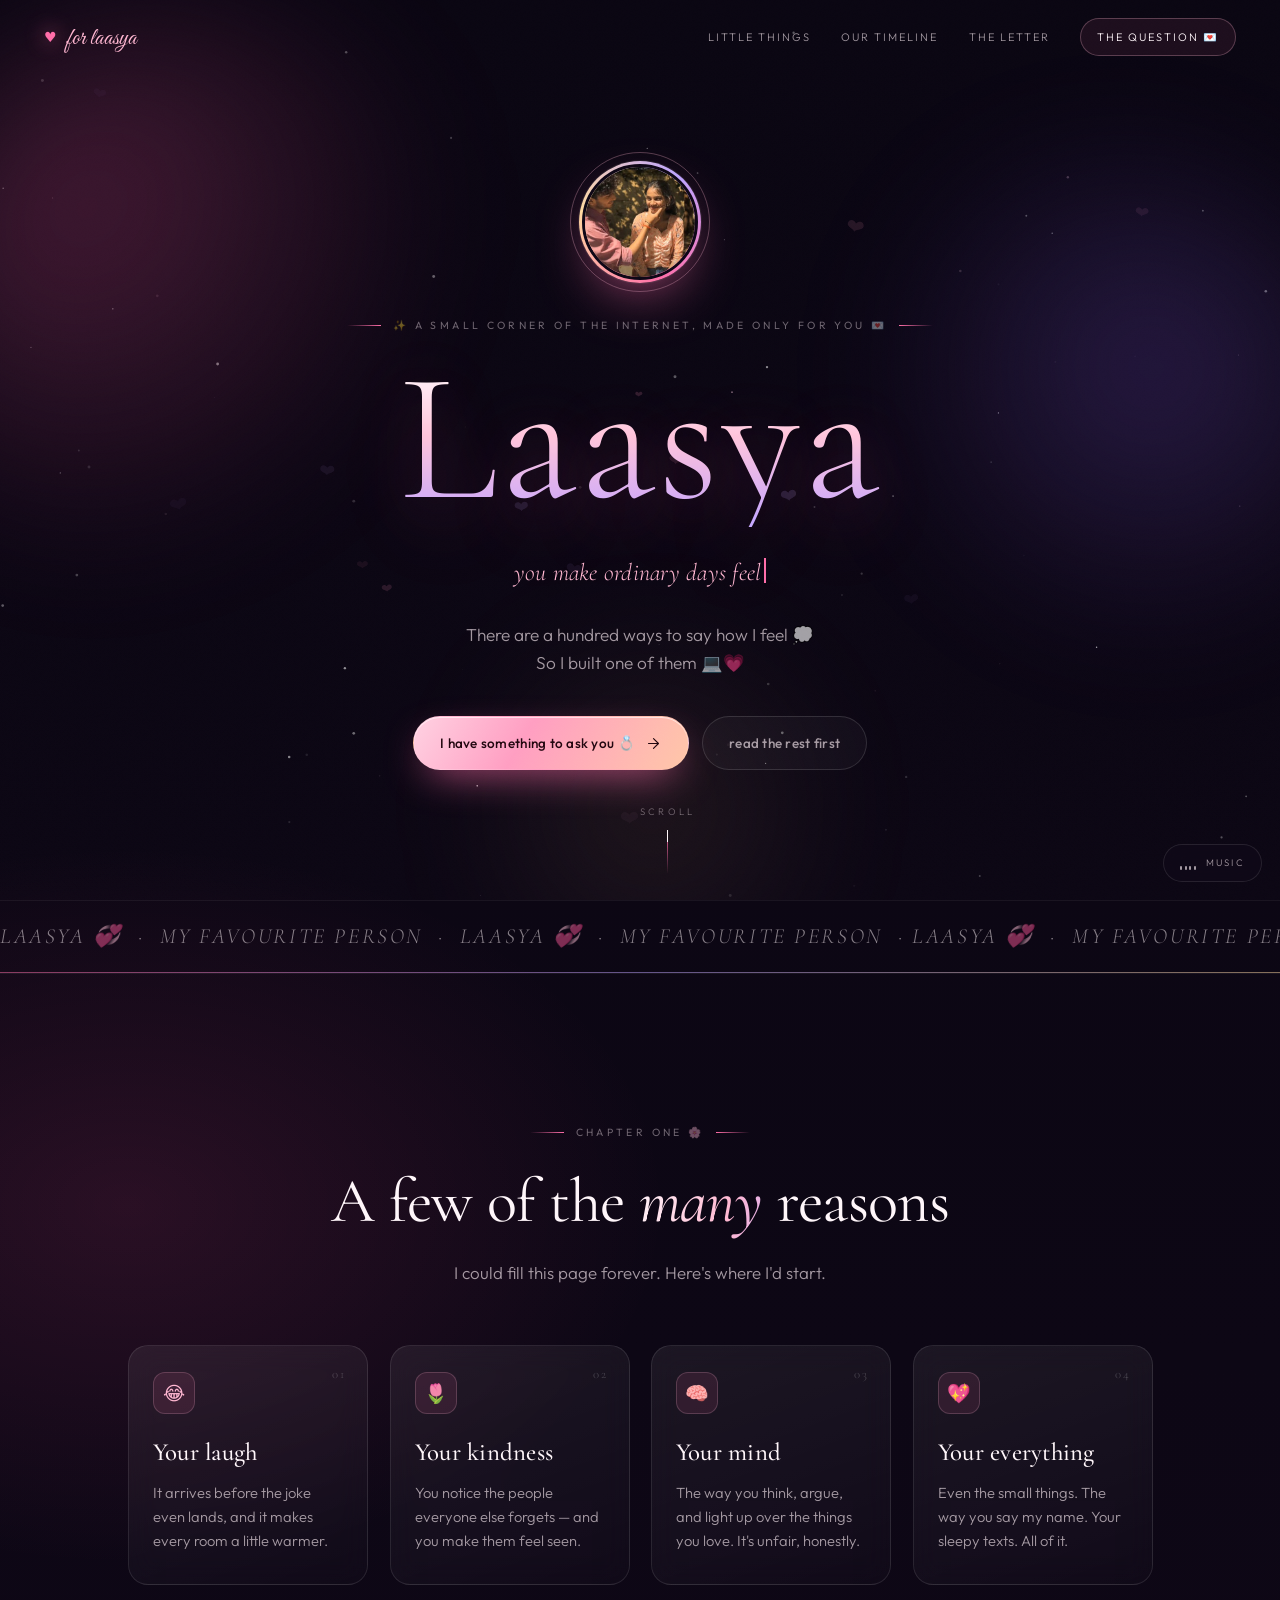
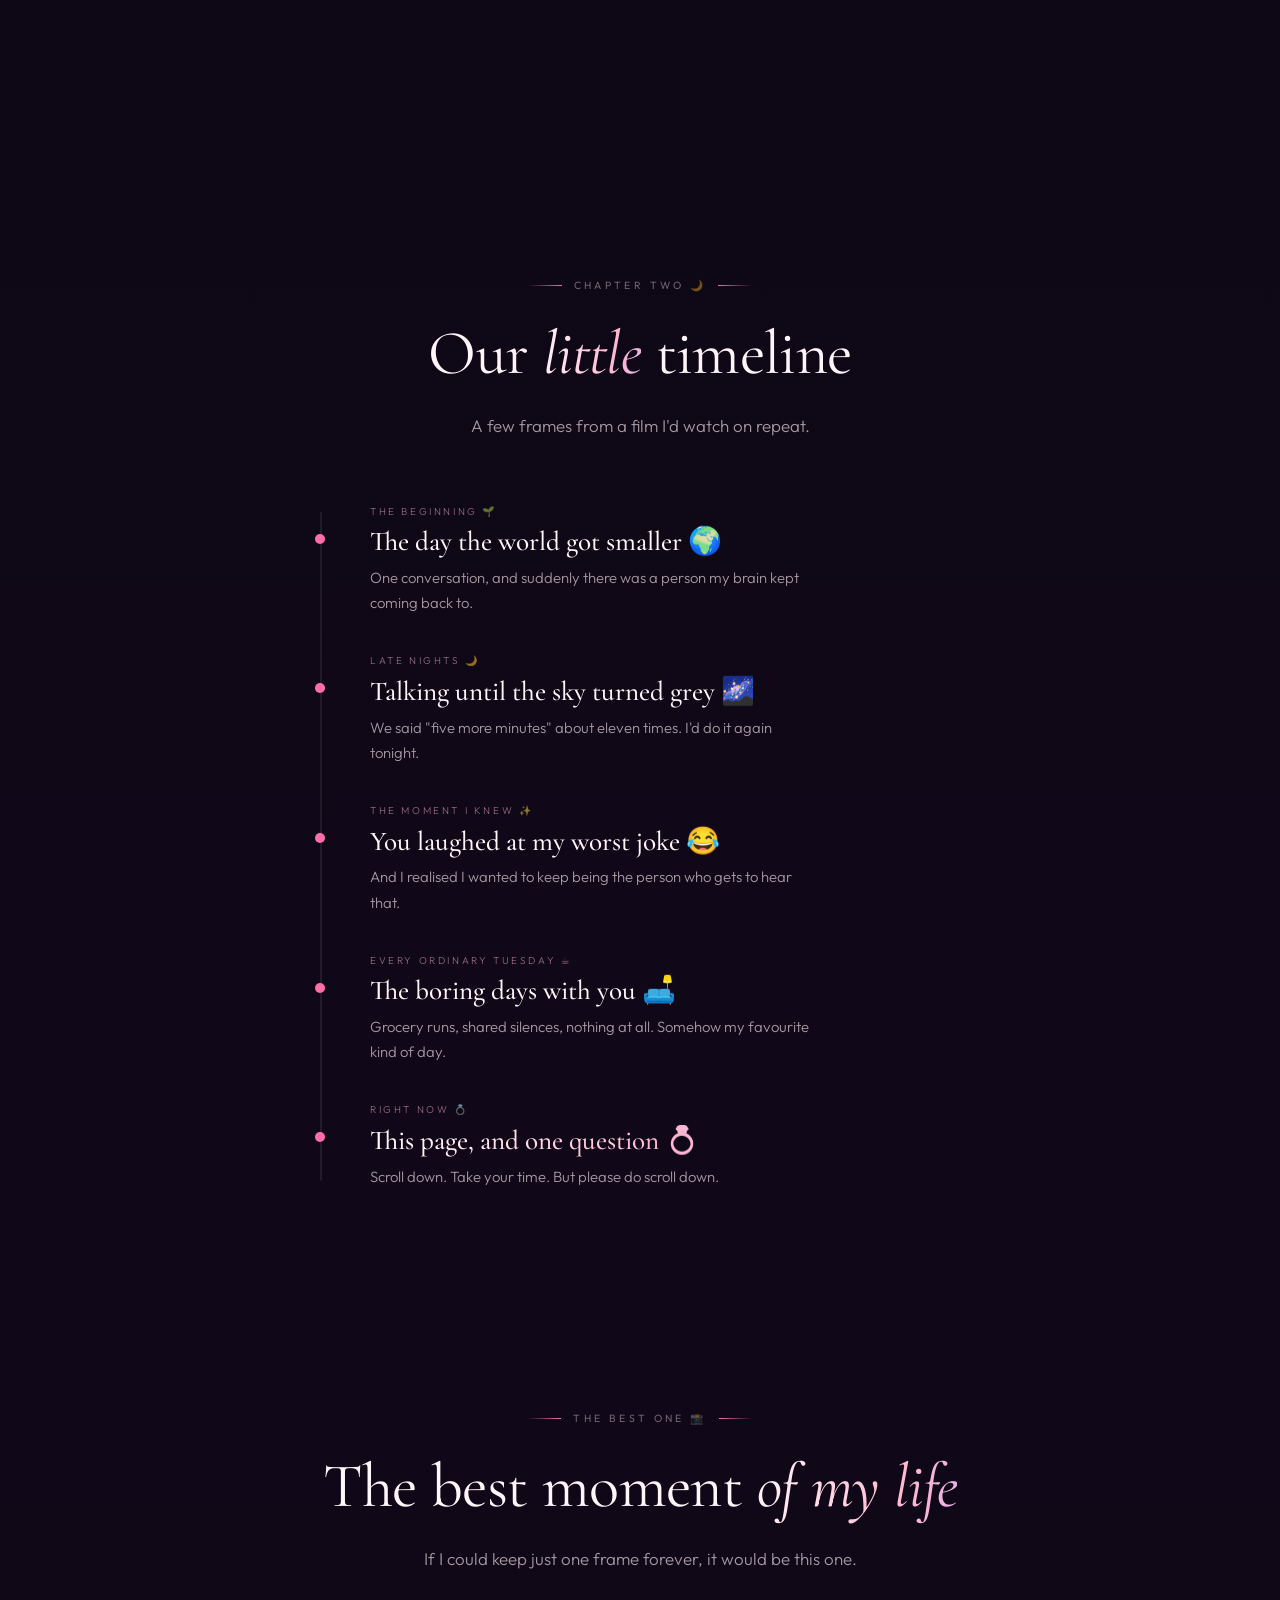
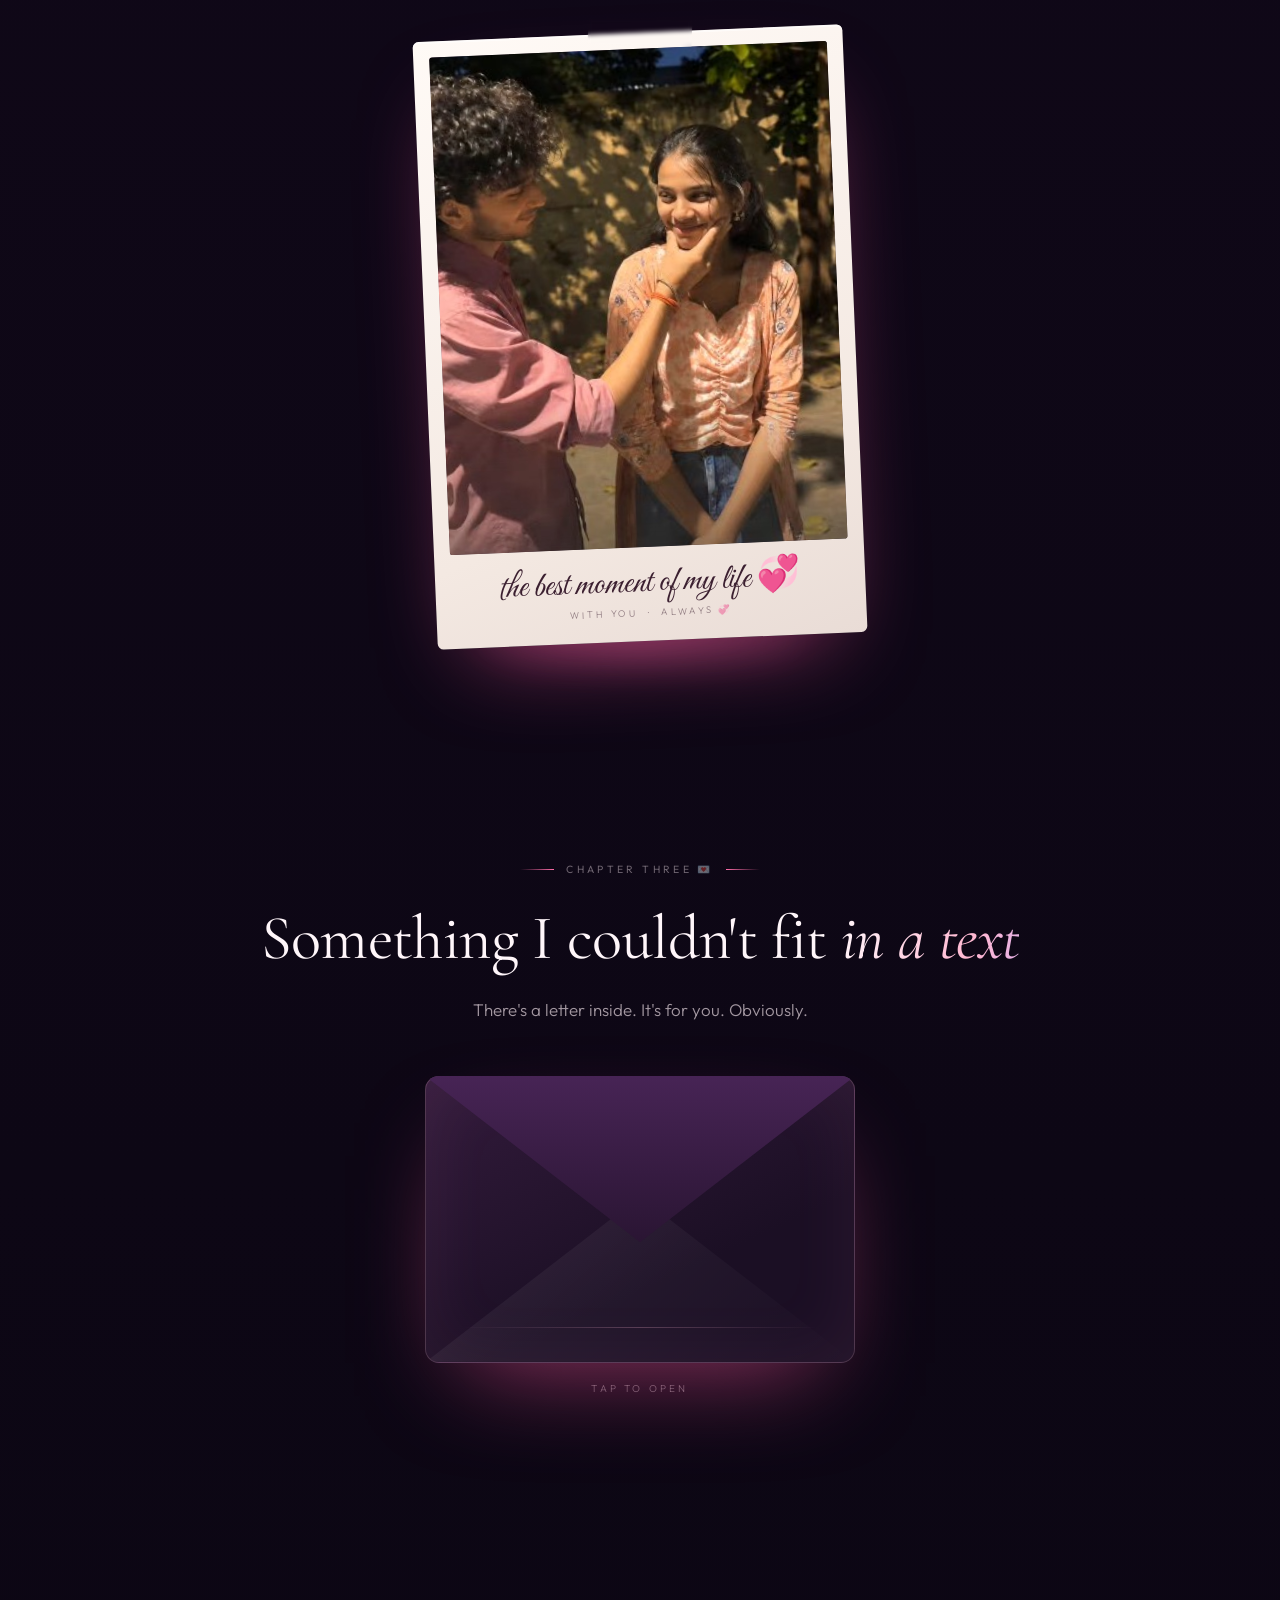
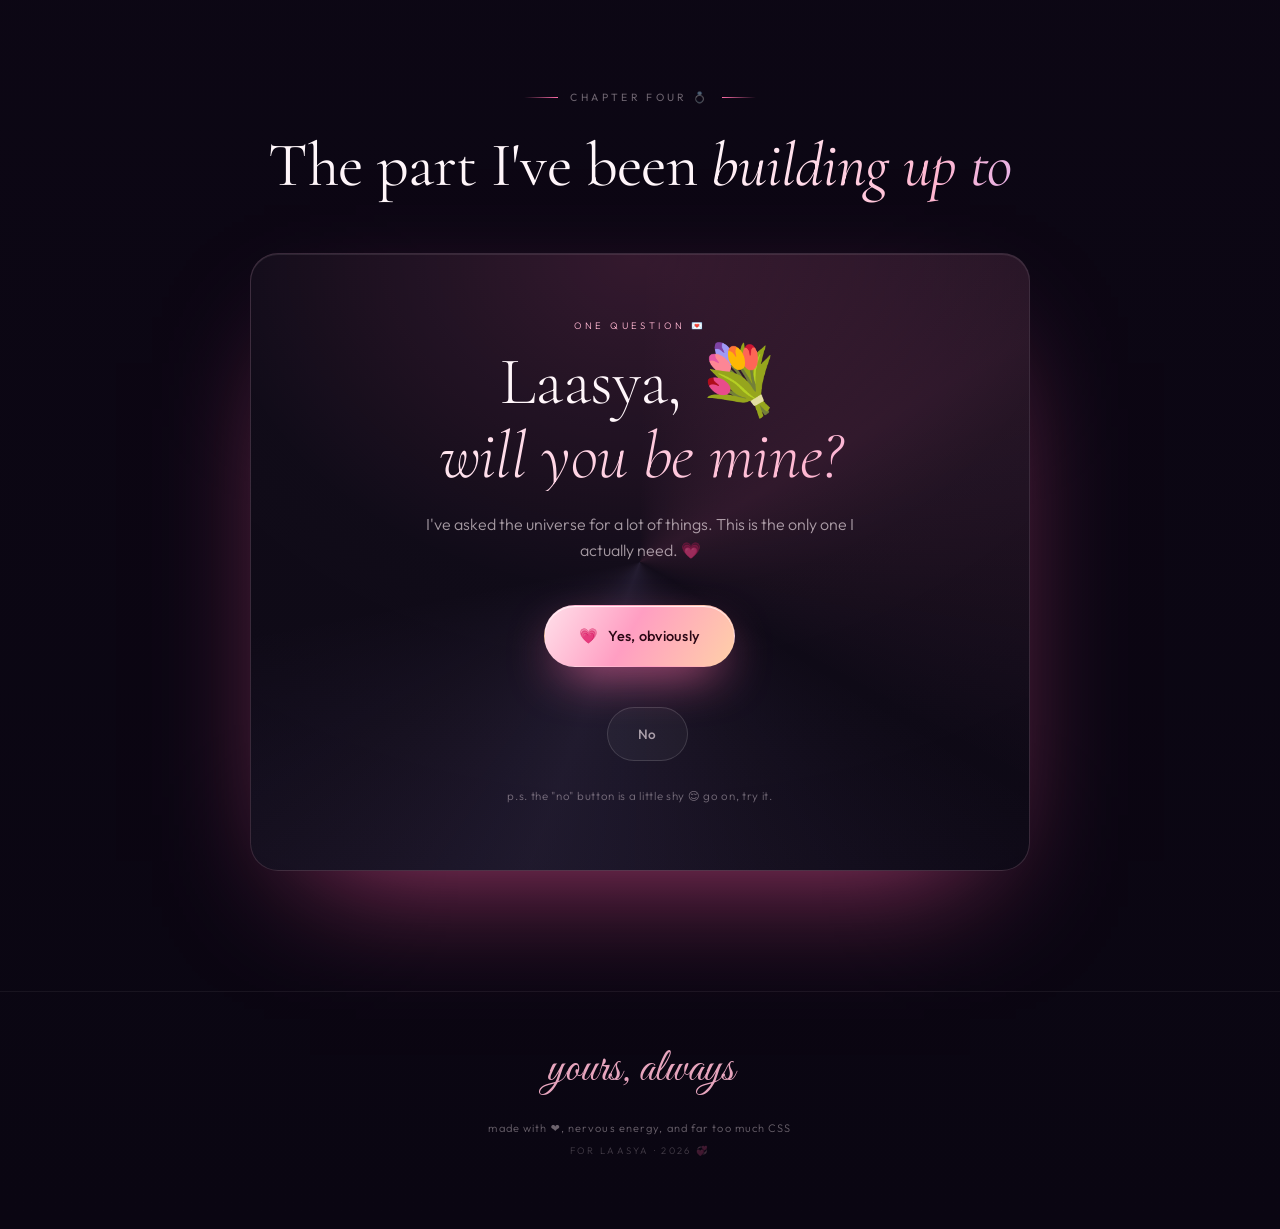
<file: index.html>
<!doctype html>
<html lang="en">
<head>
<meta charset="utf-8" />
<meta name="viewport" content="width=device-width, initial-scale=1, viewport-fit=cover" />
<title>For Laasya ♥</title>
<meta name="description" content="A small corner of the internet, made only for Laasya." />
<meta name="theme-color" content="#0a0612" />
<link rel="icon" href="data:image/svg+xml,%3Csvg xmlns='http://www.w3.org/2000/svg' viewBox='0 0 32 32'%3E%3Ctext y='26' font-size='26'%3E%F0%9F%92%97%3C/text%3E%3C/svg%3E" />
<link rel="preconnect" href="https://fonts.googleapis.com" />
<link rel="preconnect" href="https://fonts.gstatic.com" crossorigin />
<link href="https://fonts.googleapis.com/css2?family=Cormorant+Garamond:ital,wght@0,300;0,400;0,500;0,600;1,300;1,400&family=Outfit:wght@300;400;500;600&family=Great+Vibes&display=swap" rel="stylesheet" />
<style>
/* ============================================================
   for laasya — proposal site
   ============================================================ */

:root{
  --bg:#0a0612;
  --bg-2:#140b22;
  --cream:#fff6fa;
  --rose:#ff6ea9;
  --rose-soft:#ffb7d1;
  --lav:#bda4ff;
  --gold:#ffd9a0;
  --muted:rgba(255,240,247,.62);
  --muted-2:rgba(255,240,247,.4);
  --stroke:rgba(255,255,255,.1);
  --serif:'Cormorant Garamond',Georgia,'Times New Roman','Segoe UI Emoji','Apple Color Emoji','Noto Color Emoji',serif;
  --sans:'Outfit',system-ui,-apple-system,'Segoe UI','Segoe UI Emoji','Apple Color Emoji','Noto Color Emoji',sans-serif;
  --script:'Great Vibes','Segoe Script','Segoe UI Emoji','Apple Color Emoji','Noto Color Emoji',cursive;
  --ease:cubic-bezier(.2,.8,.2,1);
}

*,*::before,*::after{box-sizing:border-box}

html{scroll-behavior:smooth;scroll-padding-top:90px}

body{
  margin:0;
  background:
    radial-gradient(1200px 700px at 80% -10%,rgba(150,80,255,.16),transparent 60%),
    radial-gradient(900px 600px at 10% 20%,rgba(255,80,150,.12),transparent 60%),
    linear-gradient(180deg,#0a0612 0%,#100818 45%,#0a0612 100%);
  color:var(--cream);
  font-family:var(--sans);
  font-weight:300;
  line-height:1.65;
  overflow-x:hidden;
  -webkit-font-smoothing:antialiased;
  text-rendering:optimizeLegibility;
}

img,svg{max-width:100%}
a{color:inherit;text-decoration:none}
button{font:inherit;color:inherit}

::selection{background:rgba(255,110,169,.85);color:#1b0714}

::-webkit-scrollbar{width:10px}
::-webkit-scrollbar-track{background:#0a0612}
::-webkit-scrollbar-thumb{background:linear-gradient(#ff6ea9,#bda4ff);border-radius:20px;border:2px solid #0a0612}

:focus-visible{outline:2px solid var(--rose-soft);outline-offset:4px;border-radius:6px}

/* ---------- ambient canvas + grain ---------- */

.bg-canvas,
.fx-canvas{
  position:fixed;
  inset:0;
  width:100%;
  height:100%;
  pointer-events:none;
}
.bg-canvas{z-index:0}
.fx-canvas{z-index:90}

.bg-canvas{opacity:.9}

#top,
.nav,
.footer,
.section{position:relative;z-index:2}

.grain{
  position:fixed;
  inset:0;
  z-index:5;
  pointer-events:none;
  opacity:.045;
  mix-blend-mode:overlay;
  background-image:url("data:image/svg+xml;utf8,<svg xmlns='http://www.w3.org/2000/svg' width='160' height='160'><filter id='n'><feTurbulence type='fractalNoise' baseFrequency='0.85' numOctaves='3' stitchTiles='stitch'/></filter><rect width='160' height='160' filter='url(%23n)' opacity='0.55'/></svg>");
}

/* ---------- loader ---------- */

.loader{
  position:fixed;
  inset:0;
  z-index:300;
  display:flex;
  flex-direction:column;
  align-items:center;
  justify-content:center;
  gap:22px;
  background:radial-gradient(60% 60% at 50% 45%,#160b24 0%,#0a0612 70%);
  transition:opacity .8s var(--ease),visibility .8s;
}
.loader.done{opacity:0;visibility:hidden}

.loader__heart{
  font-size:44px;
  line-height:1;
  color:var(--rose);
  filter:drop-shadow(0 0 22px rgba(255,110,169,.8));
  animation:beat 1.15s var(--ease) infinite;
}
.loader__heart::after{
  content:"";
  position:absolute;
  width:120px;height:120px;
  border-radius:50%;
  border:1px solid rgba(255,110,169,.35);
  animation:halo 1.8s ease-out infinite;
}

.loader__name{
  margin:0;
  font-family:var(--script);
  font-size:clamp(2.2rem,7vw,3.4rem);
  color:var(--rose-soft);
  letter-spacing:.02em;
  animation:fadeUp 1s var(--ease) both;
}

.loader__bar{
  width:150px;height:2px;
  border-radius:4px;
  background:rgba(255,255,255,.1);
  overflow:hidden;
}
.loader__bar span{
  display:block;height:100%;width:100%;
  background:linear-gradient(90deg,var(--rose),var(--lav),var(--gold));
  transform-origin:left;
  animation:load 1.5s var(--ease) forwards;
}

@keyframes load{from{transform:scaleX(0)}to{transform:scaleX(1)}}
@keyframes beat{0%,100%{transform:scale(1)}14%{transform:scale(1.18)}28%{transform:scale(1)}42%{transform:scale(1.12)}56%{transform:scale(1)}}
@keyframes halo{0%{transform:scale(.5);opacity:.8}100%{transform:scale(1.7);opacity:0}}
@keyframes fadeUp{from{opacity:0;transform:translateY(10px)}to{opacity:1;transform:none}}

/* ---------- custom cursor ---------- */

.cursor-dot,.cursor-ring{
  position:fixed;
  top:0;left:0;
  border-radius:50%;
  pointer-events:none;
  z-index:500;
  transform:translate3d(-50%,-50%,0);
  opacity:0;
  transition:opacity .35s ease;
}
.cursor-dot{
  width:6px;height:6px;
  background:var(--rose);
  box-shadow:0 0 14px rgba(255,110,169,.95);
}
.cursor-ring{
  width:34px;height:34px;
  border:1px solid rgba(255,190,215,.5);
  transition:width .25s var(--ease),height .25s var(--ease),border-color .25s ease,opacity .35s ease,background .25s ease;
}
.cursor-ready .cursor-dot,
.cursor-ready .cursor-ring{opacity:1}
.cursor-hover .cursor-ring{
  width:58px;height:58px;
  background:rgba(255,110,169,.08);
  border-color:rgba(255,183,209,.9);
}

@media (pointer:fine){
  body,a,button,.card,.envelope{cursor:none}
}

/* ---------- progress ---------- */

.progress{
  position:fixed;
  top:0;left:0;
  height:2px;
  width:0%;
  z-index:200;
  background:linear-gradient(90deg,var(--rose),var(--lav),var(--gold));
  box-shadow:0 0 16px rgba(255,110,169,.75);
  transition:width .08s linear;
}

/* ---------- nav ---------- */

.nav{
  position:fixed;
  top:0;left:0;right:0;
  z-index:100;
  display:flex;
  align-items:center;
  justify-content:space-between;
  gap:18px;
  padding:18px clamp(18px,4vw,44px);
  transition:background .5s ease,border-color .5s ease,padding .5s ease,backdrop-filter .5s ease;
  border-bottom:1px solid transparent;
}
.nav.scrolled{
  padding:12px clamp(18px,4vw,44px);
  background:rgba(10,6,18,.55);
  border-bottom-color:rgba(255,255,255,.06);
  backdrop-filter:blur(16px);
  -webkit-backdrop-filter:blur(16px);
}

.brand{display:flex;align-items:center;gap:10px}
.brand__mark{
  color:var(--rose);
  font-size:14px;
  filter:drop-shadow(0 0 10px rgba(255,110,169,.8));
  animation:beat 2.6s var(--ease) infinite;
}
.brand__text{
  font-family:var(--script);
  font-size:1.5rem;
  line-height:1;
  color:var(--rose-soft);
  padding-top:4px;
}

.nav__links{display:flex;align-items:center;gap:clamp(14px,2.4vw,32px)}
.nav__links a{
  font-size:11px;
  letter-spacing:.18em;
  text-transform:uppercase;
  color:var(--muted);
  transition:color .3s ease;
  position:relative;
}
.nav__links a::after{
  content:"";
  position:absolute;
  left:0;bottom:-6px;
  width:100%;height:1px;
  background:linear-gradient(90deg,var(--rose),var(--lav));
  transform:scaleX(0);
  transform-origin:left;
  transition:transform .4s var(--ease);
}
.nav__links a:hover{color:var(--cream)}
.nav__links a:hover::after{transform:scaleX(1)}

.nav__cta{
  padding:9px 16px;
  border-radius:999px;
  border:1px solid rgba(255,183,209,.28);
  color:var(--cream) !important;
  background:rgba(255,110,169,.08);
}
.nav__cta::after{display:none}
.nav__cta:hover{background:rgba(255,110,169,.18)}

/* ---------- hero ---------- */

.hero{
  position:relative;
  min-height:100svh;
  display:grid;
  place-items:center;
  padding:120px clamp(20px,5vw,48px) 90px;
  overflow:hidden;
  isolation:isolate;
}

.orb{
  position:absolute;
  border-radius:50%;
  filter:blur(70px);
  opacity:.5;
  pointer-events:none;
  z-index:-1;
}
.orb--1{
  width:46vw;height:46vw;
  min-width:320px;min-height:320px;
  left:-8vw;top:2vh;
  background:radial-gradient(circle at 30% 30%,rgba(255,90,160,.5),transparent 65%);
  animation:drift 16s ease-in-out infinite alternate;
}
.orb--2{
  width:40vw;height:40vw;
  min-width:280px;min-height:280px;
  right:-6vw;top:18vh;
  background:radial-gradient(circle at 60% 40%,rgba(150,100,255,.45),transparent 65%);
  animation:drift 20s ease-in-out infinite alternate-reverse;
}
.orb--3{
  width:34vw;height:34vw;
  min-width:240px;min-height:240px;
  left:34vw;bottom:-14vh;
  background:radial-gradient(circle at 50% 50%,rgba(255,200,140,.22),transparent 65%);
  animation:drift 24s ease-in-out infinite alternate;
}

@keyframes drift{
  0%{transform:translate3d(0,0,0) scale(1)}
  50%{transform:translate3d(4vw,-3vh,0) scale(1.08)}
  100%{transform:translate3d(-3vw,3vh,0) scale(.96)}
}

.hero__inner{
  position:relative;
  max-width:1000px;
  text-align:center;
  will-change:transform;
}

/* portrait of her, right at the top */
.hero__portrait{
  position:relative;
  width:clamp(94px,13vw,122px);
  aspect-ratio:1;
  margin:0 auto 24px;
  padding:3px;
  border-radius:50%;
  background:conic-gradient(from 160deg,var(--rose),var(--gold),var(--lav),var(--rose));
  box-shadow:0 22px 60px -22px rgba(255,110,169,.85),0 0 0 1px rgba(255,255,255,.08);
  animation:portraitFloat 7s ease-in-out infinite;
}
.hero__portrait img{
  width:100%;
  height:100%;
  object-fit:cover;
  object-position:center 28%;
  border-radius:50%;
  display:block;
  border:3px solid #0e0716;
}
.hero__portrait::after{
  content:"";
  position:absolute;
  inset:-9px;
  border-radius:50%;
  border:1px solid rgba(255,183,209,.3);
  animation:portraitHalo 3.6s ease-out infinite;
  pointer-events:none;
}
@keyframes portraitFloat{
  0%,100%{transform:translateY(0) rotate(-1.2deg)}
  50%{transform:translateY(-7px) rotate(1.2deg)}
}
@keyframes portraitHalo{
  0%{transform:scale(1);opacity:.55}
  100%{transform:scale(1.16);opacity:0}
}

.eyebrow{
  display:inline-flex;
  align-items:center;
  gap:12px;
  margin:0 0 18px;
  font-size:10.5px;
  font-weight:400;
  letter-spacing:.32em;
  text-transform:uppercase;
  color:var(--muted-2);
}
.eyebrow::before{
  content:"";
  width:34px;height:1px;
  background:linear-gradient(90deg,transparent,var(--rose));
}
.eyebrow::after{
  content:"";
  width:34px;height:1px;
  background:linear-gradient(90deg,var(--rose),transparent);
}

.hero__eyebrow{opacity:0;animation:fadeUp 1.1s var(--ease) .15s forwards}

.name{
  margin:0;
  font-family:var(--serif);
  font-weight:300;
  font-size:clamp(4rem,15vw,11.5rem);
  line-height:.95;
  letter-spacing:.01em;
  display:flex;
  justify-content:center;
  flex-wrap:wrap;
  text-shadow:0 30px 90px rgba(255,110,169,.18);
}
.name span{
  display:inline-block;
  background:linear-gradient(180deg,#fff9fc 6%,#ffc6dc 48%,#c7a9ff 96%);
  -webkit-background-clip:text;
  background-clip:text;
  color:transparent;
  filter:drop-shadow(0 8px 30px rgba(255,110,169,.22));
  opacity:0;
  transform:translateY(55%) rotate(5deg);
  will-change:transform,opacity;
}
.ready .name span{
  animation:letterIn 1.15s var(--ease) forwards;
  animation-delay:calc(.18s + var(--d) * .07s);
}
@keyframes letterIn{
  60%{filter:drop-shadow(0 8px 40px rgba(255,110,169,.5))}
  100%{opacity:1;transform:none;filter:drop-shadow(0 8px 30px rgba(255,110,169,.22))}
}

.hero__typed{
  min-height:1.9em;
  margin:26px auto 0;
  font-family:var(--serif);
  font-style:italic;
  font-size:clamp(1.05rem,2.4vw,1.5rem);
  color:var(--rose-soft);
  letter-spacing:.01em;
}
.caret{
  display:inline-block;
  width:2px;
  height:1.05em;
  margin-left:3px;
  vertical-align:-.14em;
  background:var(--rose);
  animation:blink 1s steps(1) infinite;
}
@keyframes blink{0%,49%{opacity:1}50%,100%{opacity:0}}

.hero__sub{
  margin:22px auto 0;
  max-width:46ch;
  font-size:clamp(.95rem,1.6vw,1.08rem);
  color:var(--muted);
  opacity:0;
  animation:fadeUp 1.2s var(--ease) .9s forwards;
}

.hero__actions{
  margin-top:38px;
  display:flex;
  flex-wrap:wrap;
  gap:14px;
  justify-content:center;
  opacity:0;
  animation:fadeUp 1.2s var(--ease) 1.1s forwards;
}

/* ---------- buttons ---------- */

.btn{
  position:relative;
  display:inline-flex;
  align-items:center;
  justify-content:center;
  gap:10px;
  padding:15px 26px;
  border-radius:999px;
  border:1px solid transparent;
  font-family:var(--sans);
  font-size:13.5px;
  font-weight:500;
  letter-spacing:.02em;
  white-space:nowrap;
  transition:transform .35s var(--ease),box-shadow .35s ease,background .35s ease,border-color .35s ease,color .35s ease;
  will-change:transform;
}

.btn--primary{
  color:#22060f;
  background:linear-gradient(120deg,#ffd2e2,#ff9ec2 40%,#ffc7a8 100%);
  box-shadow:0 14px 40px -14px rgba(255,110,169,.85),inset 0 1px 0 rgba(255,255,255,.6);
}
.btn--primary:hover{
  box-shadow:0 20px 60px -16px rgba(255,110,169,1),inset 0 1px 0 rgba(255,255,255,.8);
}

.btn--ghost{
  color:var(--muted);
  border-color:rgba(255,255,255,.13);
  background:rgba(255,255,255,.03);
}
.btn--ghost:hover{color:var(--cream);border-color:rgba(255,183,209,.4);background:rgba(255,255,255,.06)}

.scroll-cue{
  position:absolute;
  bottom:26px;
  left:50%;
  transform:translateX(-50%);
  display:flex;
  flex-direction:column;
  align-items:center;
  gap:10px;
  font-size:9.5px;
  letter-spacing:.34em;
  text-transform:uppercase;
  color:var(--muted-2);
  opacity:0;
  animation:fadeUp 1s ease 1.6s forwards;
}
.scroll-cue i{
  width:1px;height:44px;
  background:linear-gradient(var(--rose),transparent);
  position:relative;
  overflow:hidden;
}
.scroll-cue i::after{
  content:"";
  position:absolute;
  top:0;left:0;
  width:100%;height:12px;
  background:var(--cream);
  animation:cue 1.9s ease-in-out infinite;
}
@keyframes cue{
  0%{transform:translateY(-14px);opacity:0}
  40%{opacity:1}
  100%{transform:translateY(46px);opacity:0}
}

/* ---------- ticker ---------- */

.ticker{
  position:relative;
  z-index:2;
  overflow:hidden;
  padding:18px 0;
  border-top:1px solid rgba(255,255,255,.06);
  border-bottom:1px solid rgba(255,255,255,.06);
  background:linear-gradient(90deg,rgba(255,110,169,.5),rgba(189,164,255,.5),rgba(255,217,160,.5));
  background-size:100% 1px;
  background-repeat:no-repeat;
  background-position:center bottom;
  color:rgba(255,246,250,.5);
}
.ticker__track{
  display:flex;
  width:max-content;
  animation:marquee 32s linear infinite;
}
.ticker__track span{
  font-family:var(--serif);
  font-style:italic;
  font-size:clamp(1rem,2vw,1.35rem);
  letter-spacing:.12em;
  text-transform:uppercase;
}
@keyframes marquee{
  from{transform:translateX(0)}
  to{transform:translateX(-50%)}
}

/* ---------- sections / reveal ---------- */

.section{
  max-width:1120px;
  margin:0 auto;
  padding:clamp(80px,11vw,150px) clamp(20px,5vw,48px);
  text-align:center;
}
.section--letter{padding-top:clamp(40px,6vw,70px)}
.section--question{padding-bottom:clamp(60px,8vw,100px)}

.h2{
  margin:.15em 0 .4em;
  font-family:var(--serif);
  font-weight:400;
  font-size:clamp(2.1rem,5.4vw,3.9rem);
  line-height:1.05;
  letter-spacing:-.01em;
}
.h2 em{font-style:italic}

.grad{
  background:linear-gradient(100deg,#fff6fa 0%,#ffb7d1 38%,#c7a9ff 68%,#ffd9a0 100%);
  background-size:200% 100%;
  -webkit-background-clip:text;
  background-clip:text;
  color:transparent;
  animation:shimmer 9s ease-in-out infinite;
}
@keyframes shimmer{
  0%,100%{background-position:0% 50%}
  50%{background-position:100% 50%}
}

.lede{
  margin:0 auto;
  max-width:52ch;
  color:var(--muted);
  font-size:clamp(.95rem,1.5vw,1.06rem);
}

.reveal{
  opacity:0;
  transform:translateY(26px);
  transition:opacity .9s var(--ease),transform .9s var(--ease);
  transition-delay:calc(var(--i,0) * 90ms);
}
.reveal.in{opacity:1;transform:none}

/* ---------- cards ---------- */

.cards{
  margin-top:clamp(36px,5vw,58px);
  display:grid;
  grid-template-columns:repeat(auto-fit,minmax(220px,1fr));
  gap:clamp(14px,2vw,22px);
  text-align:left;
  perspective:1200px;
}

.card{
  position:relative;
  padding:26px 24px 30px;
  border-radius:20px;
  background:linear-gradient(160deg,rgba(255,255,255,.065),rgba(255,255,255,.015));
  border:1px solid var(--stroke);
  backdrop-filter:blur(14px);
  -webkit-backdrop-filter:blur(14px);
  overflow:hidden;
  transform-style:preserve-3d;
  transition:transform .6s var(--ease),border-color .4s ease,box-shadow .4s ease;
  will-change:transform;
}
.card.tilting{transition:transform .08s linear,border-color .4s ease,box-shadow .4s ease}
.card:hover{
  border-color:rgba(255,183,209,.3);
  box-shadow:0 24px 60px -30px rgba(255,110,169,.55);
}
.card::after{
  content:"";
  position:absolute;
  inset:0;
  border-radius:inherit;
  background:radial-gradient(300px circle at var(--mx,50%) var(--my,0%),rgba(255,140,190,.16),transparent 62%);
  opacity:0;
  transition:opacity .45s ease;
  pointer-events:none;
}
.card:hover::after{opacity:1}

.card__icon{
  width:42px;height:42px;
  display:grid;place-items:center;
  border-radius:12px;
  margin-bottom:18px;
  font-size:19px;
  line-height:1;
  color:var(--rose-soft);
  background:rgba(255,110,169,.1);
  border:1px solid rgba(255,183,209,.2);
  transition:transform .4s var(--ease),background .4s ease;
}
.card:hover .card__icon{transform:scale(1.1) rotate(-6deg);background:rgba(255,110,169,.16)}
.card h3{
  margin:0 0 8px;
  font-family:var(--serif);
  font-weight:500;
  font-size:1.55rem;
  letter-spacing:.01em;
}
.card p{margin:0;color:var(--muted);font-size:.92rem;line-height:1.65;max-width:30ch}
.card__num{
  position:absolute;
  top:18px;right:20px;
  font-family:var(--serif);
  font-size:.8rem;
  letter-spacing:.16em;
  color:rgba(255,255,255,.22);
}

/* ---------- timeline ---------- */

.timeline{
  position:relative;
  margin:clamp(40px,6vw,64px) auto 0;
  max-width:660px;
  text-align:left;
  padding-left:34px;
}
.timeline__rail{
  position:absolute;
  left:10px;
  top:8px;
  bottom:8px;
  width:2px;
  background:rgba(255,255,255,.08);
  border-radius:2px;
  overflow:hidden;
}
.timeline__fill{
  display:block;
  width:100%;
  height:0%;
  border-radius:2px;
  background:linear-gradient(180deg,var(--rose),var(--lav) 60%,var(--gold));
  box-shadow:0 0 18px rgba(255,110,169,.7);
  transition:height .15s linear;
}
.timeline__list{list-style:none;margin:0;padding:0}

.tl-item{
  position:relative;
  padding:0 0 38px 26px;
}
.tl-item:last-child{padding-bottom:0}
.tl-item::before{
  content:"";
  position:absolute;
  left:-29px;
  top:30px;
  width:10px;height:10px;
  border-radius:50%;
  background:#0d0716;
  border:1px solid rgba(255,183,209,.4);
  transition:background .5s ease,box-shadow .5s ease,transform .5s var(--ease);
}
.tl-item::after{
  content:"";
  position:absolute;
  left:-29px;
  top:30px;
  width:10px;height:10px;
  border-radius:50%;
  background:var(--rose);
  opacity:0;
  transform:scale(.4);
  transition:opacity .6s ease,transform .6s var(--ease);
}

.tl-item time{
  display:block;
  font-size:10px;
  letter-spacing:.26em;
  text-transform:uppercase;
  color:rgba(255,183,209,.55);
  margin-bottom:6px;
}
.tl-item h3{
  margin:0 0 6px;
  font-family:var(--serif);
  font-weight:500;
  font-size:clamp(1.35rem,2.6vw,1.7rem);
  line-height:1.2;
}
.tl-item p{margin:0;color:var(--muted);font-size:.93rem;line-height:1.7;max-width:44ch}
.tl-item--now h3{
  background:linear-gradient(100deg,#fff,#ffb7d1,#c7a9ff);
  -webkit-background-clip:text;
  background-clip:text;
  color:transparent;
}

.timeline.in .tl-item::after{opacity:1;transform:scale(1)}
.timeline.in .tl-item:nth-child(1)::after{transition-delay:.15s}
.timeline.in .tl-item:nth-child(2)::after{transition-delay:.35s}
.timeline.in .tl-item:nth-child(3)::after{transition-delay:.55s}
.timeline.in .tl-item:nth-child(4)::after{transition-delay:.75s}
.timeline.in .tl-item:nth-child(5)::after{transition-delay:.95s}
.timeline.in .tl-item::before{opacity:0}

/* ---------- polaroid / best moment ---------- */

.section--moment{padding-top:clamp(40px,6vw,70px)}

.polaroid{
  position:relative;
  margin:clamp(38px,6vw,60px) auto 0;
  width:min(430px,86vw);
  perspective:1100px;
}
.polaroid__frame{
  position:relative;
  padding:16px 16px 0;
  margin:0;
  border-radius:6px;
  background:linear-gradient(160deg,#fffaf6,#f4e9e2 70%,#e9dcd6);
  box-shadow:0 40px 90px -40px rgba(255,90,160,.65),0 2px 0 rgba(255,255,255,.6) inset;
  transform:rotate(-2.4deg);
  transition:transform .7s var(--ease),box-shadow .7s ease;
}
.polaroid:hover .polaroid__frame{
  transform:rotate(0deg) translateY(-8px) scale(1.015);
  box-shadow:0 60px 120px -40px rgba(255,90,160,.8);
}
.polaroid__photo{
  position:relative;
  aspect-ratio:4/5;
  border-radius:3px;
  overflow:hidden;
  background:
    radial-gradient(120% 100% at 30% 20%,rgba(255,183,209,.5),transparent 60%),
    linear-gradient(150deg,#2a1735,#140b22);
  display:grid;
  place-items:center;
}
.polaroid__photo img{
  width:100%;height:100%;
  object-fit:cover;
  display:block;
  transform:scale(1.02);
  transition:transform 1.2s var(--ease),filter .8s ease;
  filter:saturate(.95) contrast(1.02);
}
.polaroid:hover .polaroid__photo img{transform:scale(1.06)}
.polaroid__photo img.is-missing{display:none}
.polaroid__fallback{
  position:relative;
  z-index:1;
  font-size:44px;
  color:var(--rose);
  filter:drop-shadow(0 0 26px rgba(255,110,169,.8));
  animation:beat 2.2s var(--ease) infinite;
}
.polaroid__photo:has(img:not(.is-missing)) .polaroid__fallback{display:none}

.polaroid__frame figcaption{
  padding:16px 8px 20px;
  text-align:center;
}
.polaroid__script{
  margin:0;
  font-family:var(--script);
  font-size:clamp(1.7rem,4.6vw,2.2rem);
  line-height:1.15;
  color:#3b1f30;
}
.polaroid__date{
  margin:2px 0 0;
  font-size:9.5px;
  letter-spacing:.3em;
  text-transform:uppercase;
  color:rgba(59,31,48,.5);
}

.polaroid__tape{
  position:absolute;
  top:-14px;
  left:50%;
  width:104px;
  height:26px;
  transform:translateX(-50%) rotate(2deg);
  background:linear-gradient(120deg,rgba(255,214,228,.8),rgba(255,190,215,.55));
  border-left:1px dashed rgba(255,255,255,.5);
  border-right:1px dashed rgba(255,255,255,.5);
  box-shadow:0 6px 14px rgba(0,0,0,.25);
  backdrop-filter:blur(2px);
  z-index:3;
}

.polaroid::after{
  content:"";
  position:absolute;
  inset:auto 8% -30px;
  height:60px;
  background:radial-gradient(closest-side,rgba(255,110,169,.35),transparent);
  filter:blur(18px);
  z-index:-1;
  transition:opacity .6s ease;
}

/* ---------- envelope ---------- */

.section--letter{position:relative}

.envelope-wrap{
  display:flex;
  justify-content:center;
  margin-top:clamp(34px,5vw,52px);
  perspective:1400px;
}

.envelope{
  position:relative;
  width:min(430px,86vw);
  aspect-ratio:3/2;
  border-radius:14px;
  transform-style:preserve-3d;
  transition:transform .8s var(--ease);
  outline-offset:10px;
}
.envelope:hover{transform:translateY(-6px) rotateX(3deg)}
.envelope:focus-visible{outline:2px solid var(--rose-soft)}

.env-body{
  position:absolute;
  inset:0;
  border-radius:14px;
  background:linear-gradient(155deg,#331b3c,#1b0f24 65%);
  border:1px solid rgba(255,190,215,.22);
  box-shadow:0 40px 100px -40px rgba(255,90,160,.6),inset 0 0 70px rgba(255,150,200,.07);
  overflow:hidden;
}
.env-body::before{
  content:"";
  position:absolute;
  inset:0;
  background:linear-gradient(140deg,rgba(255,255,255,.09),rgba(255,255,255,0));
  clip-path:polygon(0 100%,50% 42%,100% 100%);
}
.env-body::after{
  content:"";
  position:absolute;
  inset:0;
  background:linear-gradient(220deg,rgba(255,255,255,.06),transparent 50%);
  clip-path:polygon(0 0,50% 42%,0 100%);
}

.env-lines{
  position:absolute;
  left:8%;right:8%;bottom:12%;
  height:1px;
  background:linear-gradient(90deg,transparent,rgba(255,183,209,.25),transparent);
  z-index:2;
}

.env-flap{
  position:absolute;
  top:0;left:0;right:0;
  height:58%;
  background:linear-gradient(180deg,#472455,#2a1533);
  clip-path:polygon(0 0,100% 0,50% 100%);
  border-radius:14px 14px 0 0;
  transform-origin:top center;
  transition:transform .9s var(--ease);
  z-index:4;
  backface-visibility:hidden;
}
.envelope.open .env-flap{transform:rotateX(178deg)}

.env-seal{
  position:absolute;
  left:50%;top:52%;
  width:64px;height:64px;
  margin:-32px 0 0 -32px;
  display:grid;place-items:center;
  border-radius:50%;
  font-size:24px;
  color:#ffd7e5;
  background:radial-gradient(circle at 35% 30%,#ff8fba,#c94a7c 60%,#8d2a51);
  box-shadow:0 10px 26px -8px rgba(255,60,130,.9),inset 0 2px 6px rgba(255,255,255,.4);
  z-index:5;
  transition:transform .7s var(--ease),opacity .5s ease;
}
.envelope.open .env-seal{
  transform:scale(0) rotate(140deg);
  opacity:0;
}
.envelope:not(.open):hover .env-seal{transform:scale(1.06) rotate(-6deg)}

.env-to{
  position:absolute;
  left:50%;bottom:12%;
  transform:translateX(-50%);
  z-index:5;
  font-family:var(--script);
  font-size:1.35rem;
  color:rgba(255,214,230,.7);
  white-space:nowrap;
}

.envelope-hint{
  margin:18px 0 0;
  font-size:10px;
  letter-spacing:.32em;
  text-transform:uppercase;
  color:var(--muted-2);
  transition:opacity .5s ease;
}

/* ---------- letter ---------- */

.letter-card{
  display:grid;
  grid-template-rows:0fr;
  max-width:720px;
  margin:0 auto;
  opacity:0;
  transform:translateY(12px);
  transition:grid-template-rows .9s var(--ease),opacity .7s ease .1s,transform .9s var(--ease);
}
.letter-card>div{overflow:hidden}
.letter-card.open{
  grid-template-rows:1fr;
  opacity:1;
  transform:none;
  margin-top:26px;
}

.letter-card__inner{
  margin-top:6px;
  padding:clamp(26px,4.5vw,50px) clamp(22px,4.5vw,52px);
  border-radius:18px;
  text-align:left;
  color:#3a2230;
  background:
    radial-gradient(120% 90% at 0% 0%,rgba(255,255,255,.85),transparent 55%),
    linear-gradient(165deg,#fff8f3,#ffeaf1 58%,#f7e7ff);
  box-shadow:0 40px 100px -50px rgba(255,90,160,.8);
  position:relative;
  overflow:hidden;
}
.letter-card__inner::before{
  content:"";
  position:absolute;
  inset:10px;
  border:1px solid rgba(190,130,160,.18);
  border-radius:12px;
  pointer-events:none;
}
.letter-card__inner p{
  margin:0 0 1.05em;
  font-family:var(--serif);
  font-size:clamp(1.05rem,2vw,1.22rem);
  line-height:1.82;
  color:#452b3a;
}
.letter-card__date{
  font-family:var(--sans) !important;
  font-size:9.5px !important;
  letter-spacing:.3em;
  text-transform:uppercase;
  color:rgba(69,43,58,.5) !important;
  margin-bottom:1.6em !important;
}
.letter-salutation{
  font-family:var(--script) !important;
  font-size:clamp(2.2rem,5vw,2.8rem) !important;
  line-height:1.1 !important;
  color:#b8325f !important;
  margin-bottom:.4em !important;
}
.letter-sign{
  margin-top:1.6em !important;
  font-style:italic;
  text-align:right;
  color:#8a4a6a !important;
}
.letter-signature{
  margin:0 !important;
  text-align:right;
  font-size:1.3rem !important;
  color:#d4548a !important;
}

/* ---------- question card ---------- */

.ask{
  position:relative;
  margin:clamp(36px,5vw,54px) auto 0;
  max-width:780px;
  padding:clamp(30px,5.5vw,64px) clamp(22px,5vw,54px);
  border-radius:28px;
  text-align:center;
  background:
    radial-gradient(120% 120% at 50% 0%,rgba(255,120,180,.17),rgba(255,255,255,.025) 46%,rgba(255,255,255,.012));
  border:1px solid rgba(255,190,220,.18);
  box-shadow:0 50px 130px -60px rgba(255,90,160,.75),inset 0 1px 0 rgba(255,255,255,.09);
  overflow:hidden;
  transition:box-shadow .8s ease;
}
.ask::before{
  content:"";
  position:absolute;
  inset:-40%;
  background:conic-gradient(from 0deg,transparent 0deg,rgba(255,110,169,.1) 60deg,transparent 120deg,rgba(189,164,255,.1) 200deg,transparent 260deg);
  animation:spin 18s linear infinite;
  pointer-events:none;
}
@keyframes spin{to{transform:rotate(360deg)}}

.ask__inner{position:relative;z-index:1;transition:opacity .7s ease,transform .7s var(--ease),filter .7s ease}

.ask__kicker{
  margin:0 0 14px;
  font-size:9.5px;
  letter-spacing:.36em;
  text-transform:uppercase;
  color:var(--rose-soft);
}
.ask__title{
  margin:0;
  font-family:var(--serif);
  font-weight:300;
  font-size:clamp(2.3rem,6.4vw,4.2rem);
  line-height:1.02;
  letter-spacing:-.01em;
}
.ask__title .grad{display:block;font-style:italic;margin-top:6px}
.ask__sub{
  margin:20px auto 0;
  max-width:40ch;
  color:var(--muted);
  font-size:clamp(.9rem,1.5vw,1rem);
}

.dodge-zone{
  position:relative;
  height:196px;
  margin-top:22px;
  display:grid;
  place-items:center;
}

.btn--yes{
  padding:18px 34px;
  font-size:14.5px;
  color:#2a0714;
  background:linear-gradient(120deg,#ffe0ea,#ff9ec2 45%,#ffd0a8 100%);
  box-shadow:0 18px 50px -16px rgba(255,110,169,.95),inset 0 1px 0 rgba(255,255,255,.75);
  animation:yesPulse 2.6s ease-in-out infinite;
  transition:transform .45s var(--ease),box-shadow .4s ease;
  z-index:2;
}
.btn--yes:hover{box-shadow:0 26px 70px -18px rgba(255,110,169,1),inset 0 1px 0 rgba(255,255,255,.9)}
.btn__heart{font-size:15px;line-height:1}
@keyframes yesPulse{
  0%,100%{box-shadow:0 18px 50px -16px rgba(255,110,169,.95),0 0 0 0 rgba(255,110,169,.35),inset 0 1px 0 rgba(255,255,255,.75)}
  55%{box-shadow:0 22px 60px -16px rgba(255,110,169,1),0 0 0 16px rgba(255,110,169,0),inset 0 1px 0 rgba(255,255,255,.75)}
}

.btn--no{
  margin-left:14px;
  padding:15px 30px;
  color:rgba(255,240,247,.62);
  background:rgba(255,255,255,.04);
  border:1px solid rgba(255,255,255,.14);
  transition:left .42s var(--ease),top .42s var(--ease),transform .42s var(--ease),background .3s ease,color .3s ease,opacity .6s ease,border-color .3s ease;
}
.btn--no:hover{background:rgba(255,255,255,.08);color:var(--cream);border-color:rgba(255,255,255,.24)}
.btn--no.loose{
  position:absolute;
  margin:0;
  z-index:3;
  white-space:nowrap;
}
.btn--no.gone{
  opacity:0 !important;
  pointer-events:none;
}

.ask__hint{
  position:relative;
  z-index:1;
  margin:6px auto 0;
  max-width:46ch;
  font-size:11.5px;
  letter-spacing:.06em;
  color:var(--muted-2);
  min-height:1.6em;
  transition:opacity .3s ease;
}

/* ---------- celebration state ---------- */

.ask.celebrating{
  box-shadow:0 60px 160px -50px rgba(255,110,169,.95),inset 0 1px 0 rgba(255,255,255,.12);
  animation:askPop .9s var(--ease);
}
@keyframes askPop{
  0%{transform:scale(1)}
  35%{transform:scale(1.025)}
  100%{transform:scale(1)}
}
.ask.celebrating .ask__inner{
  opacity:0;
  transform:scale(.94);
  filter:blur(6px);
  pointer-events:none;
}

.said{
  position:absolute;
  inset:0;
  z-index:2;
  display:grid;
  align-content:center;
  justify-items:center;
  gap:8px;
  padding:clamp(24px,5vw,50px);
  opacity:0;
  transform:scale(.92);
  pointer-events:none;
  transition:opacity .8s ease .15s,transform .9s var(--ease) .15s;
}
.ask.celebrating .said{opacity:1;transform:none}

.said__ring{
  position:absolute;
  width:210px;height:210px;
  border-radius:50%;
  border:1px solid rgba(255,183,209,.35);
  animation:ringPulse 2.6s ease-out infinite;
  pointer-events:none;
}
.said__ring::after{
  content:"";
  position:absolute;
  inset:-40px;
  border-radius:50%;
  border:1px solid rgba(255,183,209,.18);
  animation:ringPulse 2.6s ease-out .8s infinite;
}
@keyframes ringPulse{
  0%{transform:scale(.7);opacity:0}
  35%{opacity:1}
  100%{transform:scale(1.35);opacity:0}
}

.said__kicker{
  position:relative;
  margin:0;
  font-size:9.5px;
  letter-spacing:.36em;
  text-transform:uppercase;
  color:var(--rose-soft);
}
.said__title{
  position:relative;
  margin:.1em 0 .15em;
  font-family:var(--serif);
  font-weight:300;
  font-size:clamp(2.6rem,8vw,5rem);
  line-height:1;
}
.said__title em{
  font-style:italic;
  background:linear-gradient(100deg,#fff,#ffb7d1 40%,#c7a9ff 75%,#ffd9a0);
  -webkit-background-clip:text;
  background-clip:text;
  color:transparent;
}
.said__sub{
  position:relative;
  margin:0;
  max-width:36ch;
  color:rgba(255,240,247,.8);
  font-size:clamp(.95rem,1.7vw,1.08rem);
}
.said__small{
  position:relative;
  margin-top:10px;
  font-family:var(--script);
  font-size:clamp(1.3rem,3vw,1.7rem);
  color:var(--gold);
}

/* ---------- footer ---------- */

.footer{
  position:relative;
  z-index:2;
  text-align:center;
  padding:40px 24px 70px;
  border-top:1px solid rgba(255,255,255,.06);
  margin-top:20px;
}
.footer__script{
  margin:0 0 10px;
  font-family:var(--script);
  font-size:clamp(2rem,5vw,2.9rem);
  color:var(--rose-soft);
  opacity:.9;
}
.footer__meta{margin:0;font-size:11px;letter-spacing:.1em;color:var(--muted-2)}
.footer__meta--dim{margin-top:6px;color:rgba(255,240,247,.24);letter-spacing:.24em;text-transform:uppercase;font-size:9.5px}

/* ---------- sound ---------- */

.sound{
  position:fixed;
  right:18px;
  bottom:18px;
  z-index:120;
  display:flex;
  align-items:center;
  gap:10px;
  padding:10px 16px;
  border-radius:999px;
  background:rgba(18,10,26,.6);
  border:1px solid var(--stroke);
  backdrop-filter:blur(14px);
  -webkit-backdrop-filter:blur(14px);
  font-size:9.5px;
  letter-spacing:.24em;
  text-transform:uppercase;
  color:var(--muted);
  transition:color .3s ease,border-color .3s ease,transform .3s var(--ease);
}
.sound:hover{color:var(--cream);border-color:rgba(255,183,209,.35);transform:translateY(-2px)}
.sound__bars{display:flex;align-items:flex-end;gap:2.5px;height:14px}
.sound__bars i{
  width:2px;
  height:4px;
  border-radius:2px;
  background:currentColor;
  transition:height .3s ease;
}
.sound.playing{color:var(--rose-soft);border-color:rgba(255,183,209,.4)}
.sound.playing .sound__bars i{animation:bar 1.1s ease-in-out infinite}
.sound.playing .sound__bars i:nth-child(2){animation-delay:.18s}
.sound.playing .sound__bars i:nth-child(3){animation-delay:.36s}
.sound.playing .sound__bars i:nth-child(4){animation-delay:.12s}
@keyframes bar{
  0%,100%{height:4px}
  50%{height:14px}
}

/* ---------- celebration layers ---------- */

.flash{
  position:fixed;
  inset:0;
  z-index:130;
  pointer-events:none;
  opacity:0;
  background:radial-gradient(circle at 50% 50%,#fff 0%,#ffd6e5 35%,rgba(255,183,209,0) 70%);
}
.flash.go{animation:flashAnim 1.4s ease-out forwards}
@keyframes flashAnim{
  0%{opacity:.9}
  100%{opacity:0}
}

.heart-rain{
  position:fixed;
  inset:0;
  z-index:125;
  pointer-events:none;
  overflow:hidden;
}
.heart-rain span{
  position:absolute;
  top:-12vh;
  left:var(--x);
  font-size:var(--s);
  color:var(--c);
  line-height:1;
  opacity:0;
  filter:drop-shadow(0 0 10px rgba(255,110,169,.6));
  animation:heartFall var(--dur) linear var(--delay) forwards;
}
@keyframes heartFall{
  0%{opacity:0;transform:translate3d(0,-10vh,0) rotate(0deg) scale(.6)}
  8%{opacity:.95}
  85%{opacity:.85}
  100%{opacity:0;transform:translate3d(var(--dx),118vh,0) rotate(var(--rot)) scale(1.05)}
}
.heart-rain.rise span{animation-name:heartRise}
@keyframes heartRise{
  0%{opacity:0;transform:translate3d(0,110vh,0) rotate(0deg) scale(.6)}
  10%{opacity:.9}
  85%{opacity:.7}
  100%{opacity:0;transform:translate3d(var(--dx),-15vh,0) rotate(var(--rot)) scale(1)}
}

/* ---------- responsive ---------- */

@media (max-width:760px){
  .nav__links a:not(.nav__cta){display:none}
  .name{font-size:clamp(4.1rem,17.5vw,6rem)}
  .hero{padding-top:104px}
  .section{text-align:center}
  .dodge-zone{height:210px}
  .btn--yes{padding:16px 26px;font-size:13.5px}
  .btn--no{padding:13px 24px}
  .said__ring{width:170px;height:170px}
}

@media (max-width:420px){
  .nav__cta{display:none}
  .brand__text{font-size:1.3rem}
  .btn{font-size:12.5px;padding:14px 20px}
  .ask__title{font-size:2.2rem}
}

/* ---------- reduced motion ---------- */

@media (prefers-reduced-motion: reduce){
  html{scroll-behavior:auto}
  *,*::before,*::after{
    animation-duration:.001ms !important;
    animation-iteration-count:1 !important;
    transition-duration:.001ms !important;
  }
  .reveal{opacity:1;transform:none}
  .name span{opacity:1;transform:none}
  .cursor-dot,.cursor-ring{display:none}
  body,a,button,.card,.envelope{cursor:auto}
}


</style>
</head>
<body>

<!-- ░░ loader ░░ -->
<div class="loader" id="loader">
  <div class="loader__heart" aria-hidden="true">💗</div>
  <p class="loader__name">for Laasya</p>
  <div class="loader__bar"><span></span></div>
</div>

<!-- ░░ ambient layers ░░ -->
<canvas id="bg" class="bg-canvas" aria-hidden="true"></canvas>
<div class="grain" aria-hidden="true"></div>
<div class="cursor-dot" id="cursorDot" aria-hidden="true"></div>
<div class="cursor-ring" id="cursorRing" aria-hidden="true"></div>
<div class="progress" id="progress" aria-hidden="true"></div>

<!-- ░░ nav ░░ -->
<header class="nav" id="nav">
  <a class="brand" href="#top">
    <span class="brand__mark">♥</span>
    <span class="brand__text">for laasya</span>
  </a>
  <nav class="nav__links" aria-label="Sections">
    <a href="#about">little things</a>
    <a href="#moments">our timeline</a>
    <a href="#letter">the letter</a>
    <a href="#question" class="nav__cta">the question 💌</a>
  </nav>
</header>

<main id="top">

  <!-- ░░ hero ░░ -->
  <section class="hero" id="hero">
    <div class="orb orb--1" aria-hidden="true"></div>
    <div class="orb orb--2" aria-hidden="true"></div>
    <div class="orb orb--3" aria-hidden="true"></div>

    <div class="hero__inner">
      <div class="hero__portrait">
        <img src="[data-uri]" alt="" aria-hidden="true" />
      </div>
      <p class="eyebrow hero__eyebrow">✨ a small corner of the internet, made only for you 💌</p>

      <h1 class="name" aria-label="Laasya">Laasya</h1>

      <p class="hero__typed">
        <span id="typed"></span><span class="caret" aria-hidden="true"></span>
      </p>

      <p class="hero__sub">
        There are a hundred ways to say how I feel 💭<br />
        So I built one of them 💻💗
      </p>

      <div class="hero__actions">
        <a class="btn btn--primary magnetic" href="#question">
          <span>I have something to ask you 💍</span>
          <svg viewBox="0 0 24 24" width="17" height="17" aria-hidden="true"><path d="M5 12h13M12 5l7 7-7 7" fill="none" stroke="currentColor" stroke-width="1.6" stroke-linecap="round" stroke-linejoin="round"/></svg>
        </a>
        <a class="btn btn--ghost" href="#about">read the rest first</a>
      </div>
    </div>

    <a class="scroll-cue" href="#about" aria-label="Scroll down">
      <span>scroll</span>
      <i aria-hidden="true"></i>
    </a>
  </section>

  <!-- ░░ ticker ░░ -->
  <div class="ticker" aria-hidden="true">
    <div class="ticker__track">
      <span>laasya 💞 &nbsp;·&nbsp; my favourite person &nbsp;·&nbsp; laasya 💞 &nbsp;·&nbsp; my favourite person &nbsp;·&nbsp;</span>
      <span>laasya 💞 &nbsp;·&nbsp; my favourite person &nbsp;·&nbsp; laasya 💞 &nbsp;·&nbsp; my favourite person &nbsp;·&nbsp;</span>
    </div>
  </div>

  <!-- ░░ little things ░░ -->
  <section class="section" id="about">
    <p class="eyebrow reveal">chapter one 🌸</p>
    <h2 class="h2 reveal">A few of the <em class="grad">many</em> reasons</h2>
    <p class="lede reveal">
      I could fill this page forever. Here's where I'd start.
    </p>

    <div class="cards">
      <article class="card tilt reveal">
        <div class="card__icon" aria-hidden="true">😂</div>
        <h3>Your laugh</h3>
        <p>It arrives before the joke even lands, and it makes every room a little warmer.</p>
        <span class="card__num">01</span>
      </article>

      <article class="card tilt reveal">
        <div class="card__icon" aria-hidden="true">🌷</div>
        <h3>Your kindness</h3>
        <p>You notice the people everyone else forgets — and you make them feel seen.</p>
        <span class="card__num">02</span>
      </article>

      <article class="card tilt reveal">
        <div class="card__icon" aria-hidden="true">🧠</div>
        <h3>Your mind</h3>
        <p>The way you think, argue, and light up over the things you love. It's unfair, honestly.</p>
        <span class="card__num">03</span>
      </article>

      <article class="card tilt reveal">
        <div class="card__icon" aria-hidden="true">💖</div>
        <h3>Your everything</h3>
        <p>Even the small things. The way you say my name. Your sleepy texts. All of it.</p>
        <span class="card__num">04</span>
      </article>
    </div>
  </section>

  <!-- ░░ timeline ░░ -->
  <section class="section" id="moments">
    <p class="eyebrow reveal">chapter two 🌙</p>
    <h2 class="h2 reveal">Our <em class="grad">little</em> timeline</h2>
    <p class="lede reveal">A few frames from a film I'd watch on repeat.</p>

    <div class="timeline reveal">
      <div class="timeline__rail" aria-hidden="true"><span class="timeline__fill" id="timelineFill"></span></div>
      <ol class="timeline__list">
        <li class="tl-item">
          <span class="tl-item__dot" aria-hidden="true"></span>
          <time>the beginning 🌱</time>
          <h3>The day the world got smaller 🌍</h3>
          <p>One conversation, and suddenly there was a person my brain kept coming back to.</p>
        </li>
        <li class="tl-item">
          <span class="tl-item__dot" aria-hidden="true"></span>
          <time>late nights 🌙</time>
          <h3>Talking until the sky turned grey 🌌</h3>
          <p>We said "five more minutes" about eleven times. I'd do it again tonight.</p>
        </li>
        <li class="tl-item">
          <span class="tl-item__dot" aria-hidden="true"></span>
          <time>the moment I knew ✨</time>
          <h3>You laughed at my worst joke 😂</h3>
          <p>And I realised I wanted to keep being the person who gets to hear that.</p>
        </li>
        <li class="tl-item">
          <span class="tl-item__dot" aria-hidden="true"></span>
          <time>every ordinary tuesday ☕</time>
          <h3>The boring days with you 🛋️</h3>
          <p>Grocery runs, shared silences, nothing at all. Somehow my favourite kind of day.</p>
        </li>
        <li class="tl-item tl-item--now">
          <span class="tl-item__dot" aria-hidden="true"></span>
          <time>right now 💍</time>
          <h3>This page, and one question 💍</h3>
          <p>Scroll down. Take your time. But please do scroll down.</p>
        </li>
      </ol>
    </div>
  </section>

  <!-- ░░ best moment ░░ -->
  <section class="section section--moment" id="moment">
    <p class="eyebrow reveal">the best one 📸</p>
    <h2 class="h2 reveal">The best moment <em class="grad">of my life</em></h2>
    <p class="lede reveal">If I could keep just one frame forever, it would be this one.</p>

    <figure class="polaroid reveal">
      <div class="polaroid__frame">
        <div class="polaroid__photo">
          <img src="[data-uri]" alt="Laasya and me — the best moment of my life" loading="lazy" onerror="this.classList.add('is-missing')" />
          <div class="polaroid__fallback" aria-hidden="true">💖</div>
        </div>
        <figcaption>
          <p class="polaroid__script">the best moment of my life 💞</p>
          <p class="polaroid__date">with you &nbsp;·&nbsp; always 💞</p>
        </figcaption>
      </div>
      <span class="polaroid__tape" aria-hidden="true"></span>
    </figure>
  </section>

  <!-- ░░ letter ░░ -->
  <section class="section section--letter" id="letter">
    <p class="eyebrow reveal">chapter three 💌</p>
    <h2 class="h2 reveal">Something I couldn't fit <em class="grad">in a text</em></h2>
    <p class="lede reveal">There's a letter inside. It's for you. Obviously.</p>

    <div class="envelope-wrap reveal">
      <div class="envelope" id="envelope" role="button" tabindex="0" aria-label="Open the letter" aria-expanded="false">
        <div class="env-body"></div>
        <div class="env-lines" aria-hidden="true"></div>
        <div class="env-flap"></div>
        <div class="env-seal" aria-hidden="true">💗</div>
        <span class="env-to">to: laasya 💌</span>
      </div>
    </div>
    <p class="envelope-hint reveal" id="envHint">tap to open</p>

    <article class="letter-card" id="letterCard">
      <div>
        <div class="letter-card__inner">
          <p class="letter-card__date">today, with a nervous heart 🥺</p>
          <p class="letter-salutation">Laasya,</p>
          <p>I've rewritten this about nine times, because words keep feeling too small for what I'm trying to say.</p>
          <p>Here's the honest version: you make everything softer. Mornings, bad days, the long boring stretches in between. You have this way of listening like whatever I'm saying actually matters — and of laughing like the whole world is in on the joke.</p>
          <p>I don't want a perfect story. I want the ordinary one. Grocery runs and inside jokes and arguing over what to watch. I want the version where it's you, on the plain days, for a very long time.</p>
          <p>So I built a whole website. Because apparently I'm dramatic when it comes to you.</p>
          <p class="letter-sign">yours, always 💗</p>
          <p class="letter-signature">💗</p>
        </div>
      </div>
    </article>
  </section>

  <!-- ░░ the question ░░ -->
  <section class="section section--question" id="question">
    <p class="eyebrow reveal">chapter four 💍</p>
    <h2 class="h2 reveal">The part I've been <em class="grad">building up to</em></h2>

    <div class="ask reveal" id="ask">
      <div class="ask__inner" id="askInner">
        <p class="ask__kicker">one question 💌</p>
        <h3 class="ask__title">
          Laasya, 💐
          <span class="grad grad--big">will you be mine?</span>
        </h3>
        <p class="ask__sub">I've asked the universe for a lot of things. This is the only one I actually need. 💗</p>

        <div class="dodge-zone" id="zone">
          <button class="btn btn--yes" id="yes" type="button">
            <span class="btn__heart" aria-hidden="true">💗</span>
            Yes, obviously
          </button>
          <button class="btn btn--no" id="no" type="button">No</button>
        </div>

        <p class="ask__hint" id="hint">p.s. the "no" button is a little shy 😌 go on, try it.</p>
      </div>

      <div class="said" id="said" aria-hidden="true">
        <div class="said__ring" aria-hidden="true"></div>
        <p class="said__kicker">official result</p>
        <h3 class="said__title">She said <em>yes</em>! 🎉</h3>
        <p class="said__sub">Best answer I have ever received. I love you, Laasya 💗</p>
        <p class="said__small">now call me — I owe you a hug and probably dinner 🍝</p>
      </div>
    </div>
  </section>

  <footer class="footer">
    <p class="footer__script">yours, always</p>
    <p class="footer__meta">made with ❤️, nervous energy, and far too much CSS</p>
    <p class="footer__meta footer__meta--dim">for Laasya · 2026 💞</p>
  </footer>
</main>

<!-- ░░ celebration layers ░░ -->
<canvas id="fx" class="fx-canvas" aria-hidden="true"></canvas>
<div class="flash" id="flash" aria-hidden="true"></div>
<div class="heart-rain" id="heartRain" aria-hidden="true"></div>

<button class="sound" id="sound" type="button" aria-pressed="false" aria-label="Toggle music">
  <span class="sound__bars" aria-hidden="true"><i></i><i></i><i></i><i></i></span>
  <span class="sound__label">music</span>
</button>

<script>
/* ============================================================
   for laasya — interactions
   ============================================================ */
(function () {
  'use strict';

  var $ = function (s, r) { return (r || document).querySelector(s); };
  var $$ = function (s, r) { return Array.prototype.slice.call((r || document).querySelectorAll(s)); };
  var rand = function (a, b) { return a + Math.random() * (b - a); };
  var clamp = function (v, a, b) { return Math.min(b, Math.max(a, v)); };
  var reduced = window.matchMedia('(prefers-reduced-motion: reduce)').matches;
  var fine = window.matchMedia('(pointer: fine)').matches;

  /* ---------------- name: split into letters ---------------- */
  var nameEl = $('.name');
  if (nameEl) {
    var nameText = nameEl.textContent.trim();
    nameEl.textContent = '';
    Array.prototype.forEach.call(nameText, function (ch, i) {
      var span = document.createElement('span');
      span.textContent = ch === ' ' ? '\u00A0' : ch;
      span.style.setProperty('--d', i);
      span.setAttribute('aria-hidden', 'true');
      nameEl.appendChild(span);
    });
    nameEl.setAttribute('aria-label', nameText);
  }

  /* ---------------- loader ---------------- */
  var booted = false;
  function boot() {
    if (booted) return;
    booted = true;
    document.body.classList.add('ready');
    var loader = $('#loader');
    if (loader) {
      loader.classList.add('done');
      window.setTimeout(function () { if (loader.parentNode) loader.parentNode.removeChild(loader); }, 900);
    }
    startTyping();
  }
  if (document.readyState === 'complete') {
    window.setTimeout(boot, 500);
  } else {
    window.addEventListener('load', function () { window.setTimeout(boot, 500); });
  }
  window.setTimeout(boot, 4200); // failsafe

  /* ---------------- cursor ---------------- */
  var dot = $('#cursorDot');
  var ring = $('#cursorRing');
  if (dot && ring && fine && !reduced) {
    var mx = window.innerWidth / 2, my = window.innerHeight / 2;
    var rx = mx, ry = my, seen = false;

    window.addEventListener('pointermove', function (e) {
      mx = e.clientX; my = e.clientY;
      dot.style.transform = 'translate3d(' + mx + 'px,' + my + 'px,0) translate(-50%,-50%)';
      if (!seen) {
        seen = true;
        document.body.classList.add('cursor-ready');
      }
    }, { passive: true });

    window.addEventListener('pointerover', function (e) {
      var hot = e.target && e.target.closest ? e.target.closest('a, button, .card, .envelope, .polaroid') : null;
      ring.classList.toggle('cursor-hover', !!hot);
    }, { passive: true });

    document.addEventListener('pointerleave', function () {
      document.body.classList.remove('cursor-ready');
    });

    (function cursorLoop() {
      rx += (mx - rx) * 0.16;
      ry += (my - ry) * 0.16;
      ring.style.transform = 'translate3d(' + rx + 'px,' + ry + 'px,0) translate(-50%,-50%)';
      window.requestAnimationFrame(cursorLoop);
    })();
  }

  /* ---------------- scroll progress / nav ---------------- */
  var nav = $('#nav');
  var prog = $('#progress');
  var timeline = $('.timeline');
  var timelineFill = $('#timelineFill');
  var ticking = false;

  function updateTimeline() {
    if (!timeline || !timelineFill) return;
    var r = timeline.getBoundingClientRect();
    var start = window.innerHeight * 0.66;
    var passed = clamp((start - r.top) / Math.max(1, r.height), 0, 1);
    timelineFill.style.height = (passed * 100) + '%';
  }

  function onScroll() {
    ticking = false;
    var y = window.pageYOffset || document.documentElement.scrollTop;
    var h = document.documentElement.scrollHeight - window.innerHeight;
    if (prog) prog.style.width = (h > 0 ? (y / h) * 100 : 0) + '%';
    if (nav) nav.classList.toggle('scrolled', y > 28);
    updateTimeline();
  }

  window.addEventListener('scroll', function () {
    if (!ticking) {
      ticking = true;
      window.requestAnimationFrame(onScroll);
    }
  }, { passive: true });

  window.addEventListener('resize', function () {
    window.requestAnimationFrame(onScroll);
    sizeBg();
    sizeFx();
  });

  onScroll();

  /* ---------------- background canvas ---------------- */
  var bg = $('#bg');
  var bgc = bg ? bg.getContext('2d') : null;
  var W = window.innerWidth, H = window.innerHeight, DPR = 1;
  var stars = [], floaters = [], shoot = null, shootTimer = rand(4, 9);

  function heartPath(c, x, y, s, rot) {
    c.save();
    c.translate(x, y);
    if (rot) c.rotate(rot);
    c.beginPath();
    c.moveTo(0, 0.30 * s);
    c.bezierCurveTo(0, 0.10 * s, -0.50 * s, 0.10 * s, -0.50 * s, -0.15 * s);
    c.bezierCurveTo(-0.50 * s, -0.45 * s, -0.15 * s, -0.50 * s, 0, -0.25 * s);
    c.bezierCurveTo(0.15 * s, -0.50 * s, 0.50 * s, -0.45 * s, 0.50 * s, -0.15 * s);
    c.bezierCurveTo(0.50 * s, 0.10 * s, 0, 0.10 * s, 0, 0.30 * s);
    c.closePath();
    c.restore();
  }

  function sizeBg() {
    if (!bg || !bgc) return;
    W = window.innerWidth;
    H = window.innerHeight;
    DPR = Math.min(window.devicePixelRatio || 1, 2);
    bg.width = Math.floor(W * DPR);
    bg.height = Math.floor(H * DPR);
    bg.style.width = W + 'px';
    bg.style.height = H + 'px';
    bgc.setTransform(DPR, 0, 0, DPR, 0, 0);

    var count = clamp(Math.round((W * H) / 15000), 70, 220);
    stars = [];
    for (var i = 0; i < count; i++) {
      stars.push({
        x: rand(0, W),
        y: rand(0, H),
        r: rand(0.4, 1.5),
        a: rand(0.18, 0.8),
        tw: rand(0.4, 1.7),
        ph: rand(0, Math.PI * 2),
        c: Math.random() > 0.82 ? '255,214,230' : '255,255,255'
      });
    }

    var heartCount = W < 700 ? 8 : 14;
    floaters = [];
    for (var j = 0; j < heartCount; j++) {
      floaters.push({
        x: rand(0, W),
        y: rand(0, H),
        s: rand(6, 18),
        vy: rand(0.12, 0.45),
        sw: rand(0.2, 0.7),
        ph: rand(0, Math.PI * 2),
        a: rand(0.06, 0.2),
        c: Math.random() > 0.5 ? '255,150,190' : '189,164,255'
      });
    }
    if (reduced) drawBg(0, true);
  }

  function drawBg(time, once) {
    if (!bgc) return;
    bgc.clearRect(0, 0, W, H);

    for (var i = 0; i < stars.length; i++) {
      var s = stars[i];
      var a = once ? s.a : s.a * (0.55 + 0.45 * Math.sin(time * s.tw + s.ph));
      bgc.globalAlpha = Math.max(0, a);
      bgc.fillStyle = 'rgb(' + s.c + ')';
      bgc.beginPath();
      bgc.arc(s.x, s.y, s.r, 0, Math.PI * 2);
      bgc.fill();
    }

    for (var j = 0; j < floaters.length; j++) {
      var f = floaters[j];
      if (!once) {
        f.y -= f.vy;
        f.x += Math.sin(time * f.sw + f.ph) * 0.18;
        if (f.y < -30) { f.y = H + 30; f.x = rand(0, W); }
        if (f.x < -30) f.x = W + 30;
        if (f.x > W + 30) f.x = -30;
      }
      bgc.globalAlpha = f.a * (once ? 1 : 0.7 + 0.3 * Math.sin(time + f.ph));
      bgc.fillStyle = 'rgb(' + f.c + ')';
      heartPath(bgc, f.x, f.y, f.s, once ? 0 : Math.sin(time * 0.4 + f.ph) * 0.22);
      bgc.fill();
    }
    bgc.globalAlpha = 1;

    if (!once && !reduced) {
      if (!shoot && time > shootTimer) {
        shoot = { x: rand(W * 0.1, W * 0.7), y: rand(0, H * 0.35), vx: rand(5, 9), vy: rand(2.5, 4.5), life: 1 };
        shootTimer = time + rand(5, 11);
      }
      if (shoot) {
        shoot.x += shoot.vx;
        shoot.y += shoot.vy;
        shoot.life -= 0.012;
        if (shoot.life <= 0 || shoot.x > W + 60 || shoot.y > H + 60) {
          shoot = null;
        } else {
          var g = bgc.createLinearGradient(shoot.x, shoot.y, shoot.x - 90, shoot.y - 45);
          g.addColorStop(0, 'rgba(255,255,255,' + (0.75 * shoot.life) + ')');
          g.addColorStop(1, 'rgba(255,255,255,0)');
          bgc.strokeStyle = g;
          bgc.lineWidth = 1.4;
          bgc.beginPath();
          bgc.moveTo(shoot.x, shoot.y);
          bgc.lineTo(shoot.x - 90, shoot.y - 45);
          bgc.stroke();
        }
      }
    }
  }

  function bgLoop(t) {
    window.requestAnimationFrame(bgLoop);
    if (document.hidden) return;
    var time = t / 1000;
    if (!reduced) drawBg(time, false);
  }

  if (bgc) {
    sizeBg();
    if (reduced) drawBg(0, true);
    else window.requestAnimationFrame(bgLoop);
  }

  /* ---------------- typewriter ---------------- */
  var typedEl = $('#typed');
  var typingStarted = false;
  var phrases = [
    'you make ordinary days feel like poetry 🌸',
    'six letters, and somehow my whole world 🌍',
    'I built you an entire website. that should tell you something 😌',
    'stay till the end — there is a question waiting 💍'
  ];

  function startTyping() {
    if (typingStarted || !typedEl) return;
    typingStarted = true;

    if (reduced) {
      typedEl.textContent = phrases[0];
      return;
    }

    var p = 0, i = 0, deleting = false;
    function step() {
      var chars = Array.from(phrases[p]);
      if (!deleting) {
        i++;
        typedEl.textContent = chars.slice(0, i).join('');
        if (i === chars.length) {
          deleting = true;
          window.setTimeout(step, 2300);
          return;
        }
        window.setTimeout(step, 38 + Math.random() * 42);
      } else {
        i--;
        typedEl.textContent = chars.slice(0, i).join('');
        if (i === 0) {
          deleting = false;
          p = (p + 1) % phrases.length;
          window.setTimeout(step, 450);
          return;
        }
        window.setTimeout(step, 22);
      }
    }
    step();
  }

  /* ---------------- reveal on scroll ---------------- */
  $$('.cards').forEach(function (group) {
    $$('.reveal', group).forEach(function (el, i) {
      el.style.setProperty('--i', i);
    });
  });

  var revealEls = $$('.reveal');
  if ('IntersectionObserver' in window && !reduced) {
    var io = new IntersectionObserver(function (entries) {
      entries.forEach(function (entry) {
        if (entry.isIntersecting) {
          entry.target.classList.add('in');
          io.unobserve(entry.target);
        }
      });
    }, { threshold: 0.14, rootMargin: '0px 0px -6% 0px' });
    revealEls.forEach(function (el) { io.observe(el); });
  } else {
    revealEls.forEach(function (el) { el.classList.add('in'); });
  }

  /* ---------------- tilt cards ---------------- */
  if (fine && !reduced) {
    $$('.tilt').forEach(function (card) {
      card.addEventListener('pointermove', function (e) {
        var r = card.getBoundingClientRect();
        var px = (e.clientX - r.left) / r.width;
        var py = (e.clientY - r.top) / r.height;
        card.classList.add('tilting');
        card.style.setProperty('--mx', (px * 100) + '%');
        card.style.setProperty('--my', (py * 100) + '%');
        card.style.transform = 'perspective(900px) rotateX(' + ((0.5 - py) * 9) + 'deg) rotateY(' + ((px - 0.5) * 9) + 'deg) translateY(-5px)';
      });
      card.addEventListener('pointerleave', function () {
        card.classList.remove('tilting');
        card.style.transform = '';
      });
    });
  }

  /* ---------------- magnetic buttons ---------------- */
  if (fine && !reduced) {
    $$('.magnetic').forEach(function (el) {
      el.addEventListener('pointermove', function (e) {
        var r = el.getBoundingClientRect();
        var x = (e.clientX - r.left - r.width / 2) / r.width;
        var y = (e.clientY - r.top - r.height / 2) / r.height;
        el.style.transform = 'translate(' + (x * 9) + 'px,' + (y * 7) + 'px)';
      });
      el.addEventListener('pointerleave', function () {
        el.style.transform = '';
      });
    });
  }

  /* ---------------- hero parallax ---------------- */
  var hero = $('#hero');
  var heroInner = $('.hero__inner');
  if (hero && heroInner && fine && !reduced) {
    hero.addEventListener('pointermove', function (e) {
      var x = (e.clientX / window.innerWidth - 0.5);
      var y = (e.clientY / window.innerHeight - 0.5);
      heroInner.style.transform = 'translate3d(' + (x * 14) + 'px,' + (y * 10) + 'px,0)';
    });
    hero.addEventListener('pointerleave', function () {
      heroInner.style.transform = '';
    });
  }

  /* ---------------- envelope ---------------- */
  var envelope = $('#envelope');
  var letterCard = $('#letterCard');
  var envHint = $('#envHint');

  function openLetter() {
    if (!envelope || envelope.classList.contains('open')) return;
    envelope.classList.add('open');
    envelope.setAttribute('aria-expanded', 'true');
    if (letterCard) letterCard.classList.add('open');
    if (envHint) envHint.textContent = 'read it slowly ♥';
    window.setTimeout(function () {
      if (letterCard && letterCard.scrollIntoView) {
        letterCard.scrollIntoView({ behavior: reduced ? 'auto' : 'smooth', block: 'center' });
      }
    }, 520);
  }

  if (envelope) {
    envelope.addEventListener('click', openLetter);
    envelope.addEventListener('keydown', function (e) {
      if (e.key === 'Enter' || e.key === ' ' || e.key === 'Spacebar') {
        e.preventDefault();
        openLetter();
      }
    });
  }

  /* ---------------- confetti / firework canvas ---------------- */
  var fx = $('#fx');
  var fxc = fx ? fx.getContext('2d') : null;
  var parts = [];
  var fxW = 0, fxH = 0, fxDpr = 1, fxRunning = false;
  var palette = ['#ff6ea9', '#ffb7d1', '#bda4ff', '#ffd9a0', '#fff6fa', '#ff9ec2'];

  function sizeFx() {
    if (!fx || !fxc) return;
    fxW = window.innerWidth;
    fxH = window.innerHeight;
    fxDpr = Math.min(window.devicePixelRatio || 1, 2);
    fx.width = Math.floor(fxW * fxDpr);
    fx.height = Math.floor(fxH * fxDpr);
    fx.style.width = fxW + 'px';
    fx.style.height = fxH + 'px';
    fxc.setTransform(fxDpr, 0, 0, fxDpr, 0, 0);
  }

  function spawnBurst(x, y, n, type) {
    if (!fxc) return;
    for (var i = 0; i < n; i++) {
      var ang = rand(0, Math.PI * 2);
      var sp = rand(2, type === 'spark' ? 5 : 9.5);
      parts.push({
        x: x,
        y: y,
        vx: Math.cos(ang) * sp,
        vy: Math.sin(ang) * sp - rand(1, 4.5),
        g: rand(0.05, 0.15),
        drag: 0.985,
        size: type === 'heart' ? rand(9, 20) : rand(4, 9),
        rot: rand(0, 6.28),
        vr: rand(-0.22, 0.22),
        c: palette[(Math.random() * palette.length) | 0],
        life: 1,
        decay: rand(0.005, 0.013),
        shape: type
      });
    }
    startFx();
  }

  function startFx() {
    if (!fxRunning) {
      fxRunning = true;
      window.requestAnimationFrame(fxLoop);
    }
  }

  function fxLoop() {
    if (!fxc) { fxRunning = false; return; }
    fxc.clearRect(0, 0, fxW, fxH);
    for (var i = parts.length - 1; i >= 0; i--) {
      var p = parts[i];
      p.vy += p.g;
      p.vx *= p.drag;
      p.vy *= p.drag;
      p.x += p.vx;
      p.y += p.vy;
      p.rot += p.vr;
      p.life -= p.decay;

      if (p.life <= 0 || p.y > fxH + 80) {
        parts.splice(i, 1);
        continue;
      }

      fxc.globalAlpha = Math.max(0, Math.min(1, p.life * 1.5));
      fxc.fillStyle = p.c;

      if (p.shape === 'heart') {
        heartPath(fxc, p.x, p.y, p.size, p.rot);
        fxc.fill();
      } else if (p.shape === 'spark') {
        fxc.beginPath();
        fxc.arc(p.x, p.y, p.size * 0.45, 0, Math.PI * 2);
        fxc.fill();
      } else {
        fxc.save();
        fxc.translate(p.x, p.y);
        fxc.rotate(p.rot);
        fxc.fillRect(-p.size / 2, -p.size / 4, p.size, p.size / 2);
        fxc.restore();
      }
    }
    fxc.globalAlpha = 1;

    if (parts.length) {
      window.requestAnimationFrame(fxLoop);
    } else {
      fxRunning = false;
      fxc.clearRect(0, 0, fxW, fxH);
    }
  }

  if (fxc) {
    sizeFx();
    document.addEventListener('click', function (e) {
      if (e.target && e.target.closest && e.target.closest('#no')) return;
      spawnBurst(e.clientX, e.clientY, 9, 'spark');
    }, { passive: true });
  }

  /* ---------------- flash + heart rain ---------------- */
  function flash() {
    var f = $('#flash');
    if (!f) return;
    f.classList.remove('go');
    void f.offsetWidth;
    f.classList.add('go');
  }

  function heartsRain() {
    var layer = $('#heartRain');
    if (!layer) return;
    var colors = ['#ff6ea9', '#ffb7d1', '#bda4ff', '#ffd9a0', '#fff6fa'];
    var count = window.innerWidth < 600 ? 34 : 62;
    for (var i = 0; i < count; i++) {
      var s = document.createElement('span');
      s.textContent = '♥';
      s.style.setProperty('--x', rand(0, 100).toFixed(2) + '%');
      s.style.setProperty('--s', rand(12, 34).toFixed(0) + 'px');
      s.style.setProperty('--c', colors[i % colors.length]);
      s.style.setProperty('--dur', rand(3.4, 7.5).toFixed(2) + 's');
      s.style.setProperty('--delay', rand(0, 2.4).toFixed(2) + 's');
      s.style.setProperty('--dx', rand(-90, 90).toFixed(0) + 'px');
      s.style.setProperty('--rot', rand(-240, 240).toFixed(0) + 'deg');
      layer.appendChild(s);
    }
    window.setTimeout(function () { layer.innerHTML = ''; }, 11500);
  }

  function confettiShow() {
    if (reduced) return;
    var waves = window.innerWidth < 600 ? 3 : 5;
    for (var i = 0; i < waves; i++) {
      (function (i) {
        window.setTimeout(function () {
          spawnBurst(rand(fxW * 0.15, fxW * 0.85), rand(fxH * 0.15, fxH * 0.55), 55, i % 3 === 0 ? 'heart' : 'confetti');
        }, i * 280);
      })(i);
    }
    window.setTimeout(function () {
      spawnBurst(fxW / 2, fxH * 0.4, 80, 'heart');
    }, 1000);

    var shower = window.setInterval(function () {
      spawnBurst(rand(fxW * 0.1, fxW * 0.9), rand(fxH * 0.1, fxH * 0.4), 22, 'spark');
    }, 1300);
    window.setTimeout(function () { window.clearInterval(shower); }, 7000);
  }

  /* ---------------- the question ---------------- */
  var ask = $('#ask');
  var zone = $('#zone');
  var yesBtn = $('#yes');
  var noBtn = $('#no');
  var hintEl = $('#hint');
  var saidEl = $('#said');
  var dodges = 0;
  var accepted = false;

  var noLabels = [
    'No',
    'Are you sure?',
    'Really sure?',
    'Think again 🥺',
    'Last chance...',
    'You are breaking my heart 💔',
    'I will wait forever 🥹',
    'No is not an option 😌',
    'Okay, fine 😭'
  ];

  var noLabelsShort = [
    'No',
    'Sure?',
    'Really?',
    'Think 🥺',
    'Last one',
    'My heart 💔',
    'Wait...',
    'Nope 😌',
    'Fine 😭'
  ];

  var dodgeHints = [
    'see? shy.',
    'it is getting nervous.',
    'the button is running out of room.',
    'you are really committed to this bit.',
    'it is shrinking. emotionally.',
    'the site is begging you.',
    'look at the yes button. it is glowing.',
    'okay. the "no" button has officially resigned.',
    'it is Yes or Yes now. 💗'
  ];

  function dodge() {
    if (accepted || !noBtn || !zone || !yesBtn) return;
    dodges++;

    var labels = window.innerWidth < 460 ? noLabelsShort : noLabels;
    noBtn.textContent = labels[Math.min(dodges, labels.length - 1)];

    var zr = zone.getBoundingClientRect();

    if (!noBtn.classList.contains('loose')) {
      var br = noBtn.getBoundingClientRect();
      noBtn.style.left = (br.left - zr.left) + 'px';
      noBtn.style.top = (br.top - zr.top) + 'px';
      noBtn.classList.add('loose');
    }

    // measure after the new label is in place so it can never spill out
    var nw = noBtn.offsetWidth;
    var nh = noBtn.offsetHeight;
    var yr = yesBtn.getBoundingClientRect();
    var pad = 8;
    var maxX = Math.max(pad, zr.width - nw - pad);
    var maxY = Math.max(pad, zr.height - nh - pad);
    var x = pad, y = pad;

    for (var t = 0; t < 16; t++) {
      x = rand(pad, maxX);
      y = rand(pad, maxY);
      var hitX = x < (yr.right - zr.left) && (x + nw) > (yr.left - zr.left);
      var hitY = y < (yr.bottom - zr.top) && (y + nh) > (yr.top - zr.top);
      if (!(hitX && hitY)) break;
    }

    noBtn.style.left = x + 'px';
    noBtn.style.top = y + 'px';

    var scale = Math.max(0.52, 1 - dodges * 0.055);
    noBtn.style.transform = 'scale(' + scale + ')';

    if (dodges >= 3) {
      var grow = Math.min(1.16, 1 + (dodges - 2) * 0.03);
      yesBtn.style.transform = 'scale(' + grow + ')';
    }

    if (hintEl) hintEl.textContent = dodgeHints[Math.min(dodges - 1, dodgeHints.length - 1)];

    if (dodges >= 9) {
      noBtn.classList.add('gone');
      if (hintEl) hintEl.textContent = 'okay. the "no" button has officially resigned. it is Yes or Yes. 💗';
    }
  }

  /* ---------------- audio ---------------- */
  var soundBtn = $('#sound');
  var actx = null;
  var master = null;
  var loopTimer = null;
  var playing = false;
  var audioBroken = false;

  function ensureAudio() {
    if (actx || audioBroken) return;
    var AC = window.AudioContext || window.webkitAudioContext;
    if (!AC) { audioBroken = true; return; }
    try {
      actx = new AC();
      master = actx.createGain();
      master.gain.value = 0.5;
      master.connect(actx.destination);
    } catch (err) {
      audioBroken = true;
    }
  }

  function playNote(midi, dur, vel) {
    if (!actx || !master) return;
    var t = actx.currentTime;
    var f = 440 * Math.pow(2, (midi - 69) / 12);

    var o1 = actx.createOscillator();
    o1.type = 'sine';
    o1.frequency.value = f;

    var o2 = actx.createOscillator();
    o2.type = 'triangle';
    o2.frequency.value = f;
    o2.detune.value = 5;

    var g = actx.createGain();
    g.gain.setValueAtTime(0.0001, t);
    g.gain.exponentialRampToValueAtTime(Math.max(0.001, 0.085 * vel), t + 0.02);
    g.gain.exponentialRampToValueAtTime(0.0001, t + dur);

    o1.connect(g);
    o2.connect(g);
    g.connect(master);
    o1.start(t);
    o2.start(t);
    o1.stop(t + dur + 0.05);
    o2.stop(t + dur + 0.05);
  }

  function playPad(midi) {
    if (!actx || !master) return;
    var t = actx.currentTime;
    var f = 440 * Math.pow(2, (midi - 69) / 12);
    [1, 1.5, 2].forEach(function (mult, i) {
      var o = actx.createOscillator();
      o.type = 'sine';
      o.frequency.value = f * mult;
      o.detune.value = rand(-6, 6);
      var g = actx.createGain();
      g.gain.setValueAtTime(0.0001, t);
      g.gain.exponentialRampToValueAtTime(0.03 / (i + 1), t + 1.3);
      g.gain.exponentialRampToValueAtTime(0.0001, t + 4.4);
      o.connect(g);
      g.connect(master);
      o.start(t);
      o.stop(t + 4.5);
    });
  }

  var melody = [
    72, 76, 79, 84, 83, 79, 76, 72,
    74, 77, 81, 86, 84, 81, 77, 74,
    76, 79, 83, 88, 86, 83, 79, 76,
    72, 76, 79, 84, 88, 84, 79, 76
  ];
  var chords = [48, 50, 52, 48];

  function startLoop() {
    if (!actx) return;
    if (loopTimer) window.clearInterval(loopTimer);
    var i = 0;
    loopTimer = window.setInterval(function () {
      if (!playing) return;
      playNote(melody[i % melody.length], 1.6, i % 4 === 0 ? 0.95 : 0.6);
      if (i % 8 === 0) playPad(chords[Math.floor(i / 8) % chords.length]);
      i++;
    }, 300);
  }

  function victorySound() {
    ensureAudio();
    if (!actx) return;
    if (actx.state === 'suspended') actx.resume();
    var old = playing;
    playing = true;
    var arp = [72, 76, 79, 84, 88, 91, 96];
    arp.forEach(function (m, i) {
      window.setTimeout(function () { playNote(m, 1.1, 1); }, i * 120);
    });
    window.setTimeout(function () { playing = old; }, arp.length * 120 + 400);
  }

  if (soundBtn) {
    soundBtn.addEventListener('click', function () {
      ensureAudio();
      if (audioBroken || !actx) {
        soundBtn.querySelector('.sound__label').textContent = 'no sound';
        return;
      }
      if (actx.state === 'suspended') actx.resume();

      playing = !playing;
      soundBtn.classList.toggle('playing', playing);
      soundBtn.setAttribute('aria-pressed', String(playing));
      soundBtn.querySelector('.sound__label').textContent = playing ? 'music on' : 'music';

      var now = actx.currentTime;
      master.gain.cancelScheduledValues(now);
      master.gain.setTargetAtTime(playing ? 0.5 : 0.0001, now, 0.12);

      if (playing) {
        startLoop();
      } else if (loopTimer) {
        window.clearInterval(loopTimer);
        loopTimer = null;
      }
    });
  }

  /* ---------------- celebrate ---------------- */
  function celebrate() {
    if (accepted) return;
    accepted = true;

    if (ask) ask.classList.add('celebrating');
    document.body.classList.add('celebrated');
    if (saidEl) saidEl.setAttribute('aria-hidden', 'false');
    if (noBtn) noBtn.classList.add('gone');

    document.title = 'She said YES ♥';

    flash();
    confettiShow();
    if (!reduced) heartsRain();
    victorySound();

    if (ask && ask.scrollIntoView) {
      window.setTimeout(function () {
        ask.scrollIntoView({ behavior: reduced ? 'auto' : 'smooth', block: 'center' });
      }, 120);
    }
  }

  if (yesBtn) yesBtn.addEventListener('click', celebrate);

  if (noBtn) {
    noBtn.addEventListener('pointerenter', function (e) {
      if (e.pointerType === 'mouse' || e.pointerType === 'pen') dodge();
    });
    noBtn.addEventListener('click', function (e) {
      e.preventDefault();
      dodge();
    });
    noBtn.addEventListener('focus', function () {
      if (dodges < 1) dodge();
    });
  }

  window.addEventListener('keydown', function (e) {
    if (e.key === 'Escape' && document.body.classList.contains('cursor-ready')) {
      document.body.classList.remove('cursor-ready');
    }
  });

})();

</script>
</body>
</html>
</file>
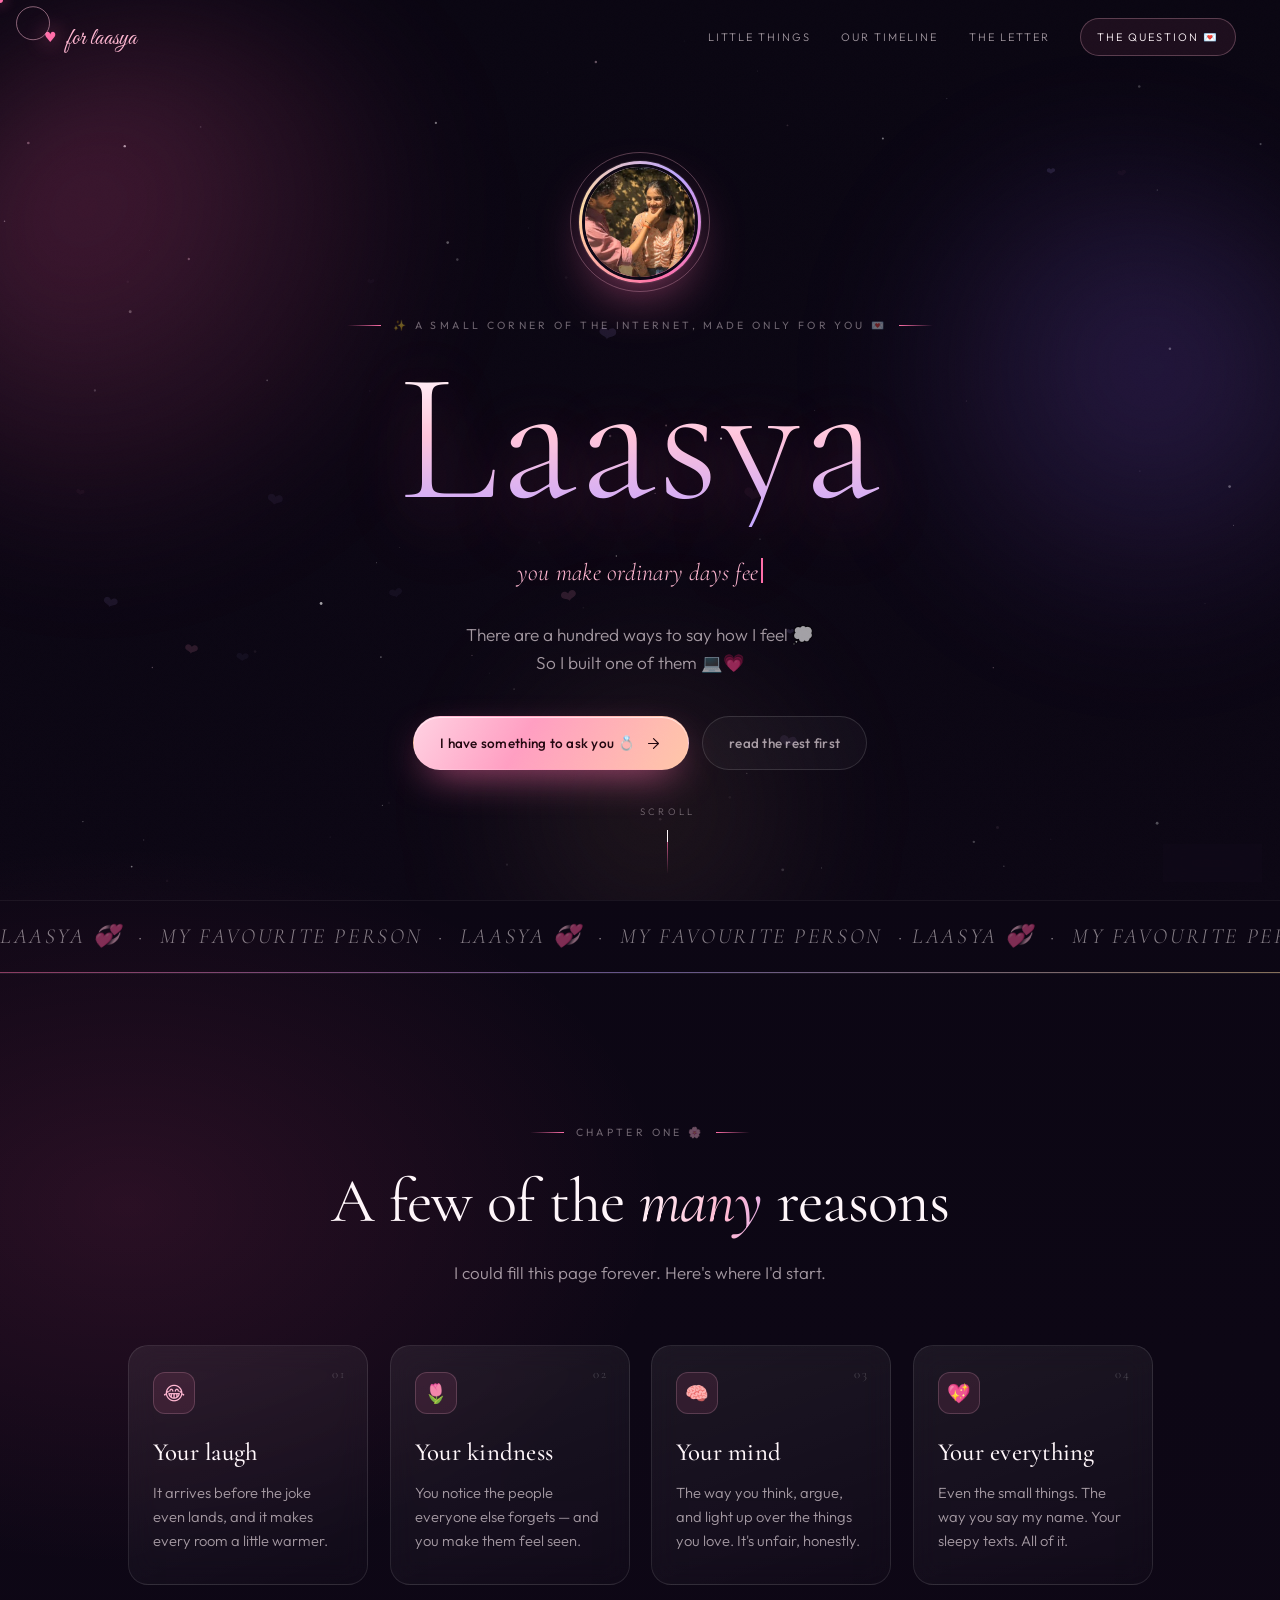
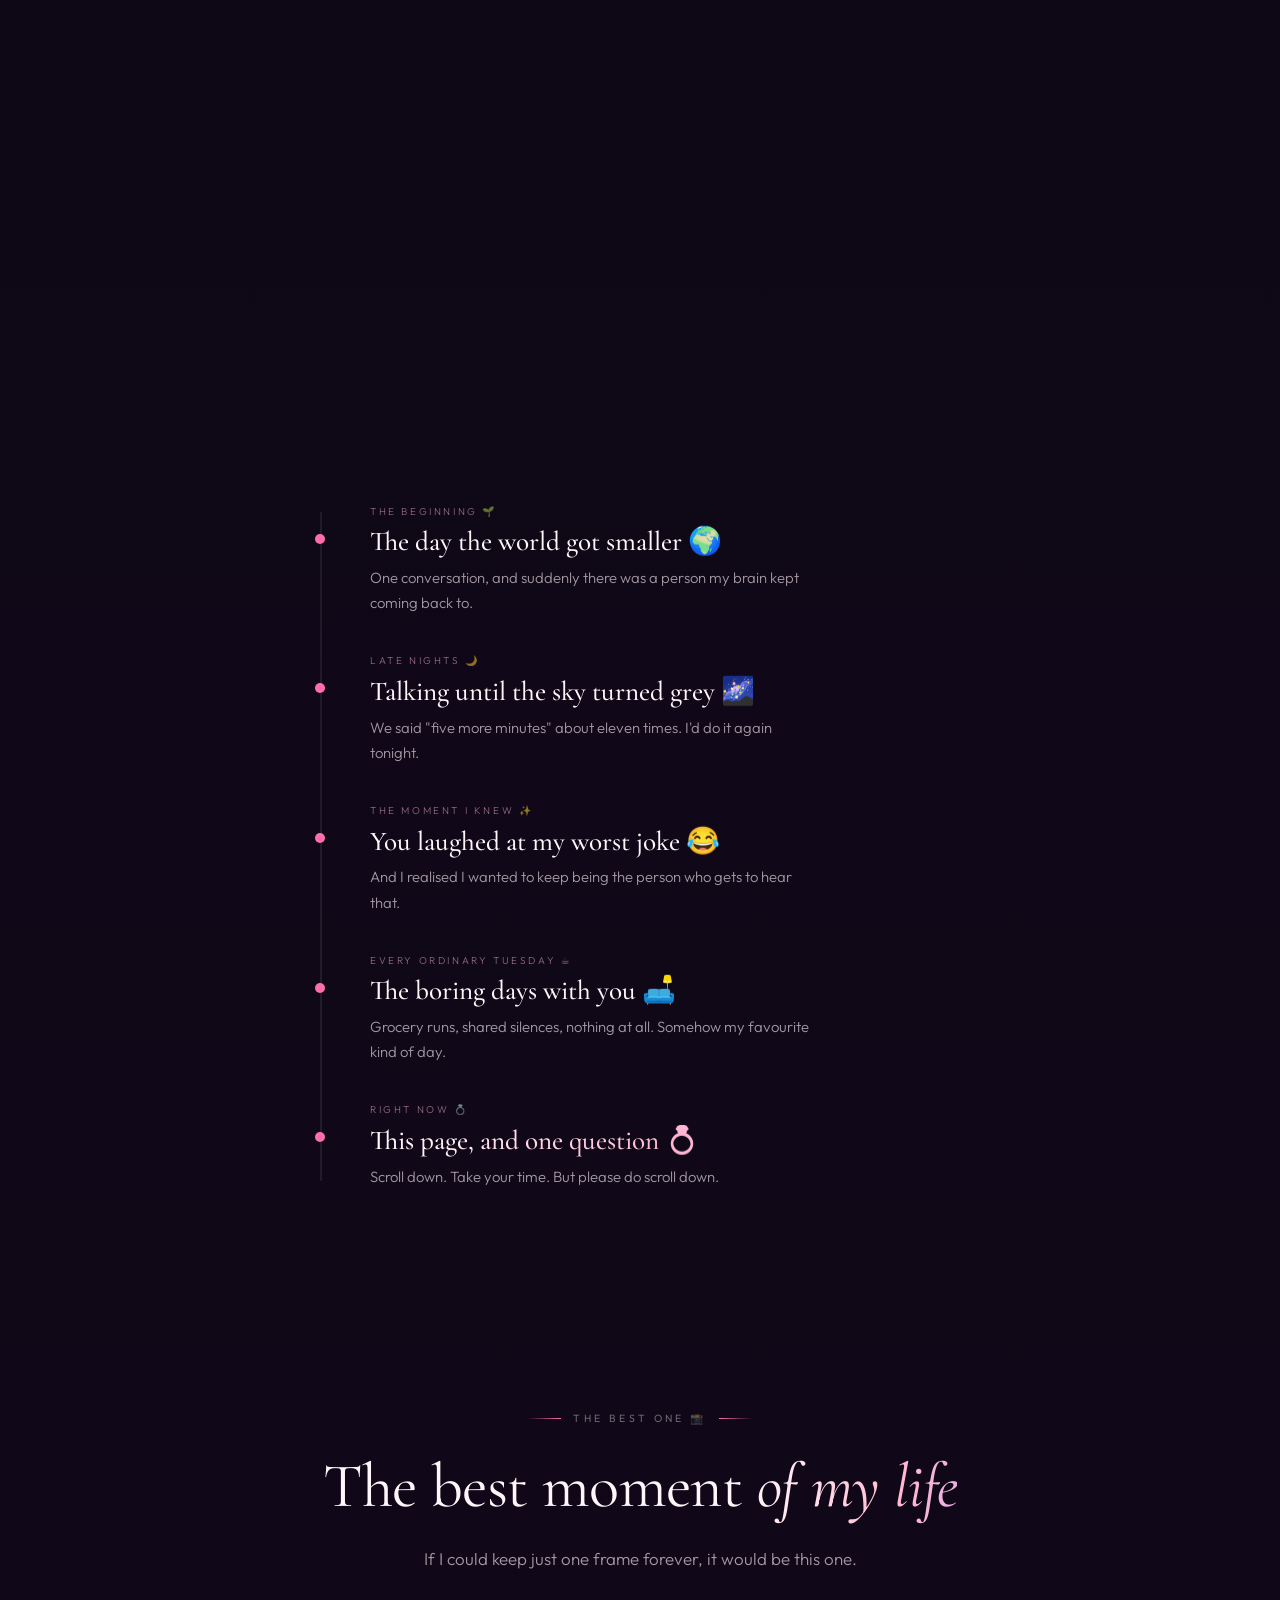
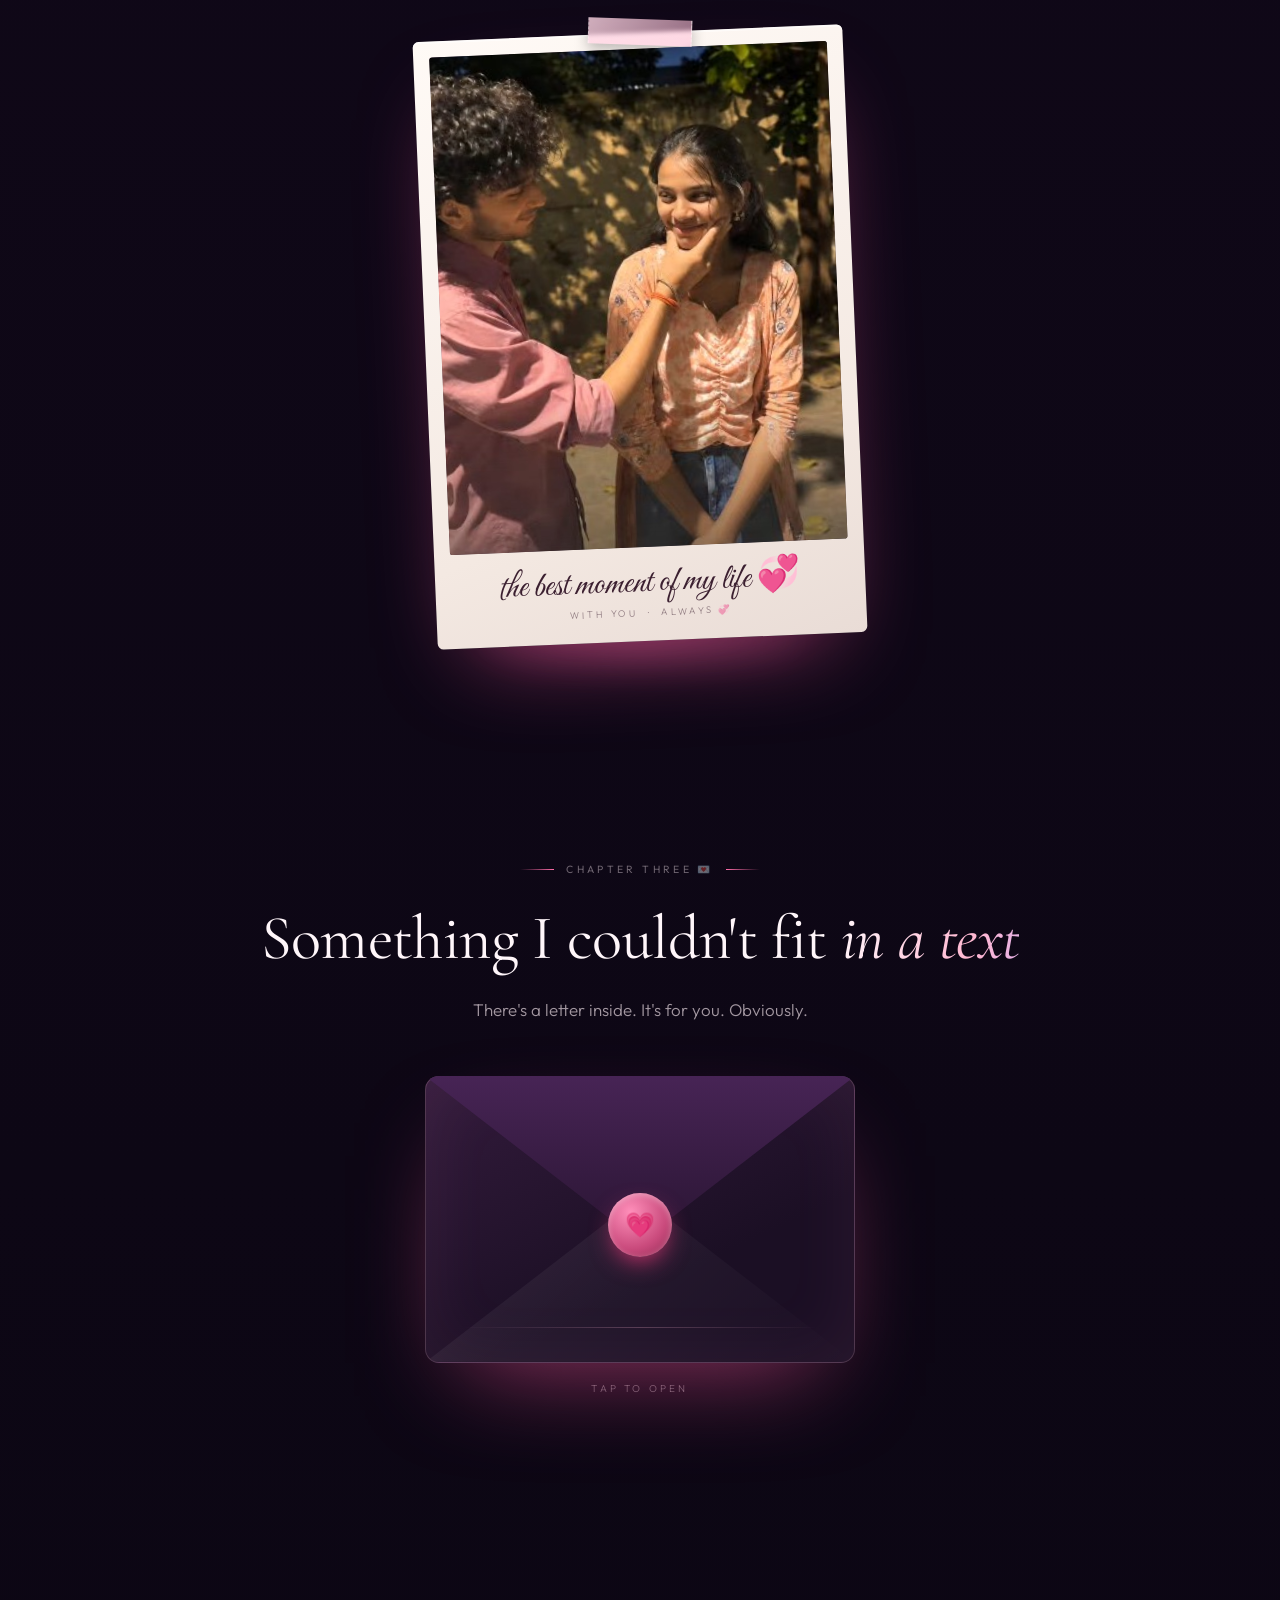
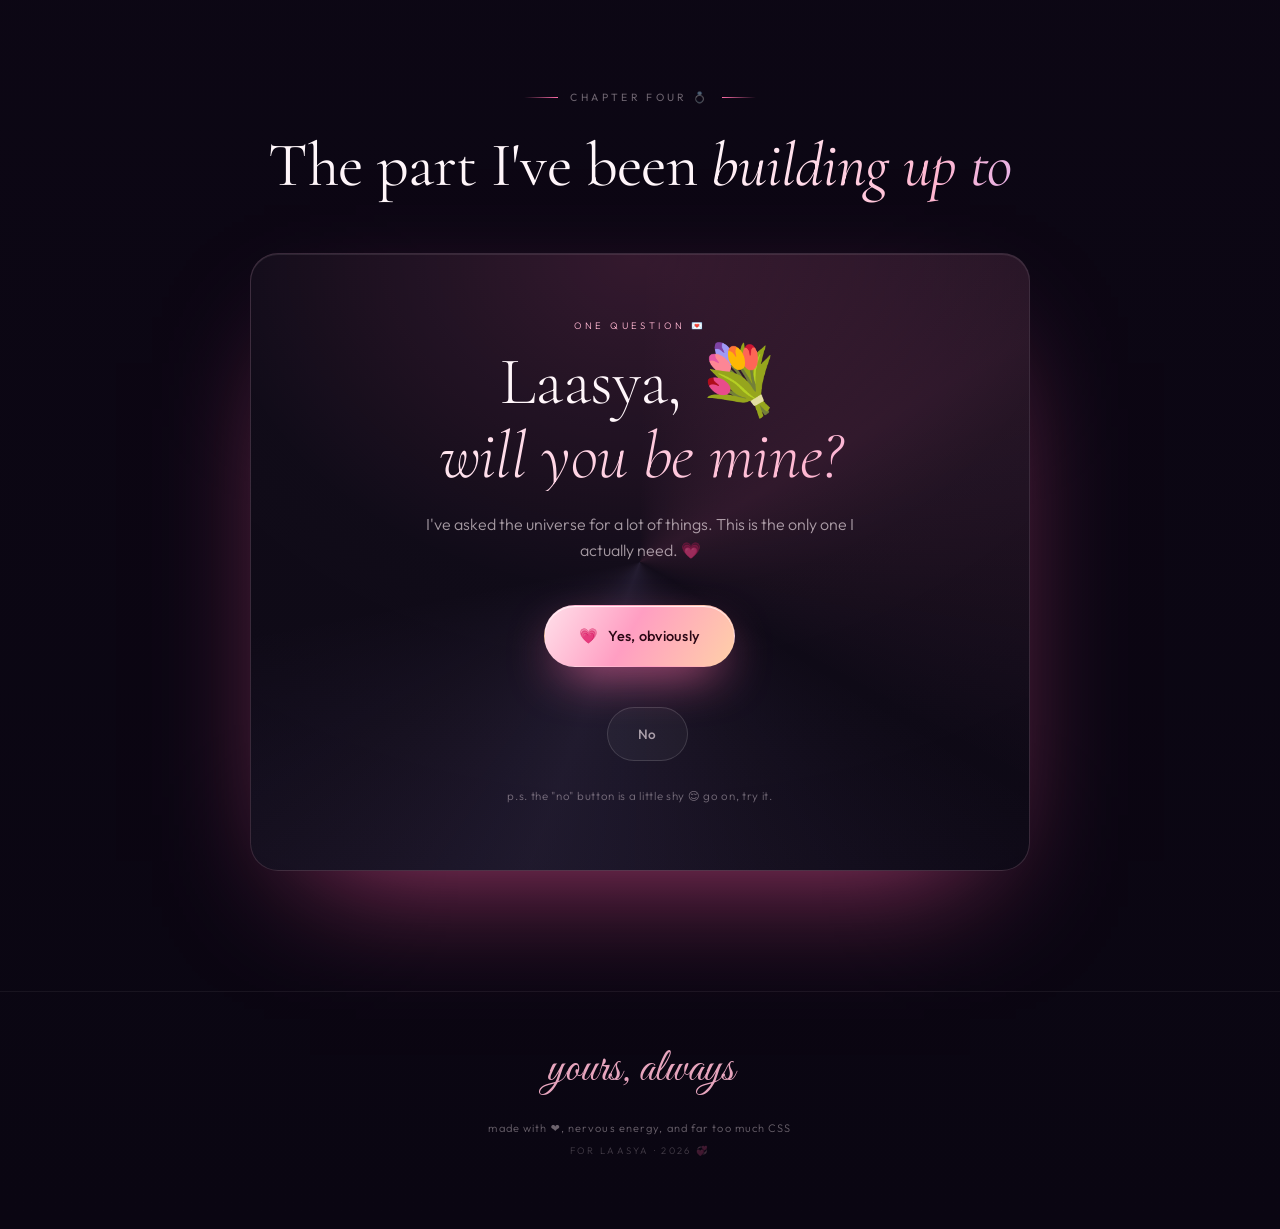
<file: source/index.html>
<!doctype html>
<html lang="en">
<head>
<meta charset="utf-8" />
<meta name="viewport" content="width=device-width, initial-scale=1, viewport-fit=cover" />
<title>For Laasya ♥</title>
<meta name="description" content="A small corner of the internet, made only for Laasya." />
<meta name="theme-color" content="#0a0612" />
<link rel="icon" href="data:image/svg+xml,%3Csvg xmlns='http://www.w3.org/2000/svg' viewBox='0 0 32 32'%3E%3Ctext y='26' font-size='26'%3E%F0%9F%92%97%3C/text%3E%3C/svg%3E" />
<link rel="preconnect" href="https://fonts.googleapis.com" />
<link rel="preconnect" href="https://fonts.gstatic.com" crossorigin />
<link href="https://fonts.googleapis.com/css2?family=Cormorant+Garamond:ital,wght@0,300;0,400;0,500;0,600;1,300;1,400&family=Outfit:wght@300;400;500;600&family=Great+Vibes&display=swap" rel="stylesheet" />
<link rel="stylesheet" href="styles.css" />
</head>
<body>

<!-- ░░ loader ░░ -->
<div class="loader" id="loader">
  <div class="loader__heart" aria-hidden="true">💗</div>
  <p class="loader__name">for Laasya</p>
  <div class="loader__bar"><span></span></div>
</div>

<!-- ░░ ambient layers ░░ -->
<canvas id="bg" class="bg-canvas" aria-hidden="true"></canvas>
<div class="grain" aria-hidden="true"></div>
<div class="cursor-dot" id="cursorDot" aria-hidden="true"></div>
<div class="cursor-ring" id="cursorRing" aria-hidden="true"></div>
<div class="progress" id="progress" aria-hidden="true"></div>

<!-- ░░ nav ░░ -->
<header class="nav" id="nav">
  <a class="brand" href="#top">
    <span class="brand__mark">♥</span>
    <span class="brand__text">for laasya</span>
  </a>
  <nav class="nav__links" aria-label="Sections">
    <a href="#about">little things</a>
    <a href="#moments">our timeline</a>
    <a href="#letter">the letter</a>
    <a href="#question" class="nav__cta">the question 💌</a>
  </nav>
</header>

<main id="top">

  <!-- ░░ hero ░░ -->
  <section class="hero" id="hero">
    <div class="orb orb--1" aria-hidden="true"></div>
    <div class="orb orb--2" aria-hidden="true"></div>
    <div class="orb orb--3" aria-hidden="true"></div>

    <div class="hero__inner">
      <div class="hero__portrait">
        <img src="../assets/best-moment.jpg" alt="" aria-hidden="true" />
      </div>
      <p class="eyebrow hero__eyebrow">✨ a small corner of the internet, made only for you 💌</p>

      <h1 class="name" aria-label="Laasya">Laasya</h1>

      <p class="hero__typed">
        <span id="typed"></span><span class="caret" aria-hidden="true"></span>
      </p>

      <p class="hero__sub">
        There are a hundred ways to say how I feel 💭<br />
        So I built one of them 💻💗
      </p>

      <div class="hero__actions">
        <a class="btn btn--primary magnetic" href="#question">
          <span>I have something to ask you 💍</span>
          <svg viewBox="0 0 24 24" width="17" height="17" aria-hidden="true"><path d="M5 12h13M12 5l7 7-7 7" fill="none" stroke="currentColor" stroke-width="1.6" stroke-linecap="round" stroke-linejoin="round"/></svg>
        </a>
        <a class="btn btn--ghost" href="#about">read the rest first</a>
      </div>
    </div>

    <a class="scroll-cue" href="#about" aria-label="Scroll down">
      <span>scroll</span>
      <i aria-hidden="true"></i>
    </a>
  </section>

  <!-- ░░ ticker ░░ -->
  <div class="ticker" aria-hidden="true">
    <div class="ticker__track">
      <span>laasya 💞 &nbsp;·&nbsp; my favourite person &nbsp;·&nbsp; laasya 💞 &nbsp;·&nbsp; my favourite person &nbsp;·&nbsp;</span>
      <span>laasya 💞 &nbsp;·&nbsp; my favourite person &nbsp;·&nbsp; laasya 💞 &nbsp;·&nbsp; my favourite person &nbsp;·&nbsp;</span>
    </div>
  </div>

  <!-- ░░ little things ░░ -->
  <section class="section" id="about">
    <p class="eyebrow reveal">chapter one 🌸</p>
    <h2 class="h2 reveal">A few of the <em class="grad">many</em> reasons</h2>
    <p class="lede reveal">
      I could fill this page forever. Here's where I'd start.
    </p>

    <div class="cards">
      <article class="card tilt reveal">
        <div class="card__icon" aria-hidden="true">😂</div>
        <h3>Your laugh</h3>
        <p>It arrives before the joke even lands, and it makes every room a little warmer.</p>
        <span class="card__num">01</span>
      </article>

      <article class="card tilt reveal">
        <div class="card__icon" aria-hidden="true">🌷</div>
        <h3>Your kindness</h3>
        <p>You notice the people everyone else forgets — and you make them feel seen.</p>
        <span class="card__num">02</span>
      </article>

      <article class="card tilt reveal">
        <div class="card__icon" aria-hidden="true">🧠</div>
        <h3>Your mind</h3>
        <p>The way you think, argue, and light up over the things you love. It's unfair, honestly.</p>
        <span class="card__num">03</span>
      </article>

      <article class="card tilt reveal">
        <div class="card__icon" aria-hidden="true">💖</div>
        <h3>Your everything</h3>
        <p>Even the small things. The way you say my name. Your sleepy texts. All of it.</p>
        <span class="card__num">04</span>
      </article>
    </div>
  </section>

  <!-- ░░ timeline ░░ -->
  <section class="section" id="moments">
    <p class="eyebrow reveal">chapter two 🌙</p>
    <h2 class="h2 reveal">Our <em class="grad">little</em> timeline</h2>
    <p class="lede reveal">A few frames from a film I'd watch on repeat.</p>

    <div class="timeline reveal">
      <div class="timeline__rail" aria-hidden="true"><span class="timeline__fill" id="timelineFill"></span></div>
      <ol class="timeline__list">
        <li class="tl-item">
          <span class="tl-item__dot" aria-hidden="true"></span>
          <time>the beginning 🌱</time>
          <h3>The day the world got smaller 🌍</h3>
          <p>One conversation, and suddenly there was a person my brain kept coming back to.</p>
        </li>
        <li class="tl-item">
          <span class="tl-item__dot" aria-hidden="true"></span>
          <time>late nights 🌙</time>
          <h3>Talking until the sky turned grey 🌌</h3>
          <p>We said "five more minutes" about eleven times. I'd do it again tonight.</p>
        </li>
        <li class="tl-item">
          <span class="tl-item__dot" aria-hidden="true"></span>
          <time>the moment I knew ✨</time>
          <h3>You laughed at my worst joke 😂</h3>
          <p>And I realised I wanted to keep being the person who gets to hear that.</p>
        </li>
        <li class="tl-item">
          <span class="tl-item__dot" aria-hidden="true"></span>
          <time>every ordinary tuesday ☕</time>
          <h3>The boring days with you 🛋️</h3>
          <p>Grocery runs, shared silences, nothing at all. Somehow my favourite kind of day.</p>
        </li>
        <li class="tl-item tl-item--now">
          <span class="tl-item__dot" aria-hidden="true"></span>
          <time>right now 💍</time>
          <h3>This page, and one question 💍</h3>
          <p>Scroll down. Take your time. But please do scroll down.</p>
        </li>
      </ol>
    </div>
  </section>

  <!-- ░░ best moment ░░ -->
  <section class="section section--moment" id="moment">
    <p class="eyebrow reveal">the best one 📸</p>
    <h2 class="h2 reveal">The best moment <em class="grad">of my life</em></h2>
    <p class="lede reveal">If I could keep just one frame forever, it would be this one.</p>

    <figure class="polaroid reveal">
      <div class="polaroid__frame">
        <div class="polaroid__photo">
          <img src="../assets/best-moment.jpg" alt="Laasya and me — the best moment of my life" loading="lazy" onerror="this.classList.add('is-missing')" />
          <div class="polaroid__fallback" aria-hidden="true">💖</div>
        </div>
        <figcaption>
          <p class="polaroid__script">the best moment of my life 💞</p>
          <p class="polaroid__date">with you &nbsp;·&nbsp; always 💞</p>
        </figcaption>
      </div>
      <span class="polaroid__tape" aria-hidden="true"></span>
    </figure>
  </section>

  <!-- ░░ letter ░░ -->
  <section class="section section--letter" id="letter">
    <p class="eyebrow reveal">chapter three 💌</p>
    <h2 class="h2 reveal">Something I couldn't fit <em class="grad">in a text</em></h2>
    <p class="lede reveal">There's a letter inside. It's for you. Obviously.</p>

    <div class="envelope-wrap reveal">
      <div class="envelope" id="envelope" role="button" tabindex="0" aria-label="Open the letter" aria-expanded="false">
        <div class="env-body"></div>
        <div class="env-lines" aria-hidden="true"></div>
        <div class="env-flap"></div>
        <div class="env-seal" aria-hidden="true">💗</div>
        <span class="env-to">to: laasya 💌</span>
      </div>
    </div>
    <p class="envelope-hint reveal" id="envHint">tap to open</p>

    <article class="letter-card" id="letterCard">
      <div>
        <div class="letter-card__inner">
          <p class="letter-card__date">today, with a nervous heart 🥺</p>
          <p class="letter-salutation">Laasya,</p>
          <p>I've rewritten this about nine times, because words keep feeling too small for what I'm trying to say.</p>
          <p>Here's the honest version: you make everything softer. Mornings, bad days, the long boring stretches in between. You have this way of listening like whatever I'm saying actually matters — and of laughing like the whole world is in on the joke.</p>
          <p>I don't want a perfect story. I want the ordinary one. Grocery runs and inside jokes and arguing over what to watch. I want the version where it's you, on the plain days, for a very long time.</p>
          <p>So I built a whole website. Because apparently I'm dramatic when it comes to you.</p>
          <p class="letter-sign">yours, always 💗</p>
          <p class="letter-signature">💗</p>
        </div>
      </div>
    </article>
  </section>

  <!-- ░░ the question ░░ -->
  <section class="section section--question" id="question">
    <p class="eyebrow reveal">chapter four 💍</p>
    <h2 class="h2 reveal">The part I've been <em class="grad">building up to</em></h2>

    <div class="ask reveal" id="ask">
      <div class="ask__inner" id="askInner">
        <p class="ask__kicker">one question 💌</p>
        <h3 class="ask__title">
          Laasya, 💐
          <span class="grad grad--big">will you be mine?</span>
        </h3>
        <p class="ask__sub">I've asked the universe for a lot of things. This is the only one I actually need. 💗</p>

        <div class="dodge-zone" id="zone">
          <button class="btn btn--yes" id="yes" type="button">
            <span class="btn__heart" aria-hidden="true">💗</span>
            Yes, obviously
          </button>
          <button class="btn btn--no" id="no" type="button">No</button>
        </div>

        <p class="ask__hint" id="hint">p.s. the "no" button is a little shy 😌 go on, try it.</p>
      </div>

      <div class="said" id="said" aria-hidden="true">
        <div class="said__ring" aria-hidden="true"></div>
        <p class="said__kicker">official result</p>
        <h3 class="said__title">She said <em>yes</em>! 🎉</h3>
        <p class="said__sub">Best answer I have ever received. I love you, Laasya 💗</p>
        <p class="said__small">now call me — I owe you a hug and probably dinner 🍝</p>
      </div>
    </div>
  </section>

  <footer class="footer">
    <p class="footer__script">yours, always</p>
    <p class="footer__meta">made with ❤️, nervous energy, and far too much CSS</p>
    <p class="footer__meta footer__meta--dim">for Laasya · 2026 💞</p>
  </footer>
</main>

<!-- ░░ celebration layers ░░ -->
<canvas id="fx" class="fx-canvas" aria-hidden="true"></canvas>
<div class="flash" id="flash" aria-hidden="true"></div>
<div class="heart-rain" id="heartRain" aria-hidden="true"></div>

<button class="sound" id="sound" type="button" aria-pressed="false" aria-label="Toggle music">
  <span class="sound__bars" aria-hidden="true"><i></i><i></i><i></i><i></i></span>
  <span class="sound__label">music</span>
</button>

<script src="script.js"></script>
</body>
</html>
</file>
<file: source/styles.css>
/* ============================================================
   for laasya — proposal site
   ============================================================ */

:root{
  --bg:#0a0612;
  --bg-2:#140b22;
  --cream:#fff6fa;
  --rose:#ff6ea9;
  --rose-soft:#ffb7d1;
  --lav:#bda4ff;
  --gold:#ffd9a0;
  --muted:rgba(255,240,247,.62);
  --muted-2:rgba(255,240,247,.4);
  --stroke:rgba(255,255,255,.1);
  --serif:'Cormorant Garamond',Georgia,'Times New Roman','Segoe UI Emoji','Apple Color Emoji','Noto Color Emoji',serif;
  --sans:'Outfit',system-ui,-apple-system,'Segoe UI','Segoe UI Emoji','Apple Color Emoji','Noto Color Emoji',sans-serif;
  --script:'Great Vibes','Segoe Script','Segoe UI Emoji','Apple Color Emoji','Noto Color Emoji',cursive;
  --ease:cubic-bezier(.2,.8,.2,1);
}

*,*::before,*::after{box-sizing:border-box}

html{scroll-behavior:smooth;scroll-padding-top:90px}

body{
  margin:0;
  background:
    radial-gradient(1200px 700px at 80% -10%,rgba(150,80,255,.16),transparent 60%),
    radial-gradient(900px 600px at 10% 20%,rgba(255,80,150,.12),transparent 60%),
    linear-gradient(180deg,#0a0612 0%,#100818 45%,#0a0612 100%);
  color:var(--cream);
  font-family:var(--sans);
  font-weight:300;
  line-height:1.65;
  overflow-x:hidden;
  -webkit-font-smoothing:antialiased;
  text-rendering:optimizeLegibility;
}

img,svg{max-width:100%}
a{color:inherit;text-decoration:none}
button{font:inherit;color:inherit}

::selection{background:rgba(255,110,169,.85);color:#1b0714}

::-webkit-scrollbar{width:10px}
::-webkit-scrollbar-track{background:#0a0612}
::-webkit-scrollbar-thumb{background:linear-gradient(#ff6ea9,#bda4ff);border-radius:20px;border:2px solid #0a0612}

:focus-visible{outline:2px solid var(--rose-soft);outline-offset:4px;border-radius:6px}

/* ---------- ambient canvas + grain ---------- */

.bg-canvas,
.fx-canvas{
  position:fixed;
  inset:0;
  width:100%;
  height:100%;
  pointer-events:none;
}
.bg-canvas{z-index:0}
.fx-canvas{z-index:90}

.bg-canvas{opacity:.9}

#top,
.nav,
.footer,
.section{position:relative;z-index:2}

.grain{
  position:fixed;
  inset:0;
  z-index:5;
  pointer-events:none;
  opacity:.045;
  mix-blend-mode:overlay;
  background-image:url("data:image/svg+xml;utf8,<svg xmlns='http://www.w3.org/2000/svg' width='160' height='160'><filter id='n'><feTurbulence type='fractalNoise' baseFrequency='0.85' numOctaves='3' stitchTiles='stitch'/></filter><rect width='160' height='160' filter='url(%23n)' opacity='0.55'/></svg>");
}

/* ---------- loader ---------- */

.loader{
  position:fixed;
  inset:0;
  z-index:300;
  display:flex;
  flex-direction:column;
  align-items:center;
  justify-content:center;
  gap:22px;
  background:radial-gradient(60% 60% at 50% 45%,#160b24 0%,#0a0612 70%);
  transition:opacity .8s var(--ease),visibility .8s;
}
.loader.done{opacity:0;visibility:hidden}

.loader__heart{
  font-size:44px;
  line-height:1;
  color:var(--rose);
  filter:drop-shadow(0 0 22px rgba(255,110,169,.8));
  animation:beat 1.15s var(--ease) infinite;
}
.loader__heart::after{
  content:"";
  position:absolute;
  width:120px;height:120px;
  border-radius:50%;
  border:1px solid rgba(255,110,169,.35);
  animation:halo 1.8s ease-out infinite;
}

.loader__name{
  margin:0;
  font-family:var(--script);
  font-size:clamp(2.2rem,7vw,3.4rem);
  color:var(--rose-soft);
  letter-spacing:.02em;
  animation:fadeUp 1s var(--ease) both;
}

.loader__bar{
  width:150px;height:2px;
  border-radius:4px;
  background:rgba(255,255,255,.1);
  overflow:hidden;
}
.loader__bar span{
  display:block;height:100%;width:100%;
  background:linear-gradient(90deg,var(--rose),var(--lav),var(--gold));
  transform-origin:left;
  animation:load 1.5s var(--ease) forwards;
}

@keyframes load{from{transform:scaleX(0)}to{transform:scaleX(1)}}
@keyframes beat{0%,100%{transform:scale(1)}14%{transform:scale(1.18)}28%{transform:scale(1)}42%{transform:scale(1.12)}56%{transform:scale(1)}}
@keyframes halo{0%{transform:scale(.5);opacity:.8}100%{transform:scale(1.7);opacity:0}}
@keyframes fadeUp{from{opacity:0;transform:translateY(10px)}to{opacity:1;transform:none}}

/* ---------- custom cursor ---------- */

.cursor-dot,.cursor-ring{
  position:fixed;
  top:0;left:0;
  border-radius:50%;
  pointer-events:none;
  z-index:500;
  transform:translate3d(-50%,-50%,0);
  opacity:0;
  transition:opacity .35s ease;
}
.cursor-dot{
  width:6px;height:6px;
  background:var(--rose);
  box-shadow:0 0 14px rgba(255,110,169,.95);
}
.cursor-ring{
  width:34px;height:34px;
  border:1px solid rgba(255,190,215,.5);
  transition:width .25s var(--ease),height .25s var(--ease),border-color .25s ease,opacity .35s ease,background .25s ease;
}
.cursor-ready .cursor-dot,
.cursor-ready .cursor-ring{opacity:1}
.cursor-hover .cursor-ring{
  width:58px;height:58px;
  background:rgba(255,110,169,.08);
  border-color:rgba(255,183,209,.9);
}

@media (pointer:fine){
  body,a,button,.card,.envelope{cursor:none}
}

/* ---------- progress ---------- */

.progress{
  position:fixed;
  top:0;left:0;
  height:2px;
  width:0%;
  z-index:200;
  background:linear-gradient(90deg,var(--rose),var(--lav),var(--gold));
  box-shadow:0 0 16px rgba(255,110,169,.75);
  transition:width .08s linear;
}

/* ---------- nav ---------- */

.nav{
  position:fixed;
  top:0;left:0;right:0;
  z-index:100;
  display:flex;
  align-items:center;
  justify-content:space-between;
  gap:18px;
  padding:18px clamp(18px,4vw,44px);
  transition:background .5s ease,border-color .5s ease,padding .5s ease,backdrop-filter .5s ease;
  border-bottom:1px solid transparent;
}
.nav.scrolled{
  padding:12px clamp(18px,4vw,44px);
  background:rgba(10,6,18,.55);
  border-bottom-color:rgba(255,255,255,.06);
  backdrop-filter:blur(16px);
  -webkit-backdrop-filter:blur(16px);
}

.brand{display:flex;align-items:center;gap:10px}
.brand__mark{
  color:var(--rose);
  font-size:14px;
  filter:drop-shadow(0 0 10px rgba(255,110,169,.8));
  animation:beat 2.6s var(--ease) infinite;
}
.brand__text{
  font-family:var(--script);
  font-size:1.5rem;
  line-height:1;
  color:var(--rose-soft);
  padding-top:4px;
}

.nav__links{display:flex;align-items:center;gap:clamp(14px,2.4vw,32px)}
.nav__links a{
  font-size:11px;
  letter-spacing:.18em;
  text-transform:uppercase;
  color:var(--muted);
  transition:color .3s ease;
  position:relative;
}
.nav__links a::after{
  content:"";
  position:absolute;
  left:0;bottom:-6px;
  width:100%;height:1px;
  background:linear-gradient(90deg,var(--rose),var(--lav));
  transform:scaleX(0);
  transform-origin:left;
  transition:transform .4s var(--ease);
}
.nav__links a:hover{color:var(--cream)}
.nav__links a:hover::after{transform:scaleX(1)}

.nav__cta{
  padding:9px 16px;
  border-radius:999px;
  border:1px solid rgba(255,183,209,.28);
  color:var(--cream) !important;
  background:rgba(255,110,169,.08);
}
.nav__cta::after{display:none}
.nav__cta:hover{background:rgba(255,110,169,.18)}

/* ---------- hero ---------- */

.hero{
  position:relative;
  min-height:100svh;
  display:grid;
  place-items:center;
  padding:120px clamp(20px,5vw,48px) 90px;
  overflow:hidden;
  isolation:isolate;
}

.orb{
  position:absolute;
  border-radius:50%;
  filter:blur(70px);
  opacity:.5;
  pointer-events:none;
  z-index:-1;
}
.orb--1{
  width:46vw;height:46vw;
  min-width:320px;min-height:320px;
  left:-8vw;top:2vh;
  background:radial-gradient(circle at 30% 30%,rgba(255,90,160,.5),transparent 65%);
  animation:drift 16s ease-in-out infinite alternate;
}
.orb--2{
  width:40vw;height:40vw;
  min-width:280px;min-height:280px;
  right:-6vw;top:18vh;
  background:radial-gradient(circle at 60% 40%,rgba(150,100,255,.45),transparent 65%);
  animation:drift 20s ease-in-out infinite alternate-reverse;
}
.orb--3{
  width:34vw;height:34vw;
  min-width:240px;min-height:240px;
  left:34vw;bottom:-14vh;
  background:radial-gradient(circle at 50% 50%,rgba(255,200,140,.22),transparent 65%);
  animation:drift 24s ease-in-out infinite alternate;
}

@keyframes drift{
  0%{transform:translate3d(0,0,0) scale(1)}
  50%{transform:translate3d(4vw,-3vh,0) scale(1.08)}
  100%{transform:translate3d(-3vw,3vh,0) scale(.96)}
}

.hero__inner{
  position:relative;
  max-width:1000px;
  text-align:center;
  will-change:transform;
}

/* portrait of her, right at the top */
.hero__portrait{
  position:relative;
  width:clamp(94px,13vw,122px);
  aspect-ratio:1;
  margin:0 auto 24px;
  padding:3px;
  border-radius:50%;
  background:conic-gradient(from 160deg,var(--rose),var(--gold),var(--lav),var(--rose));
  box-shadow:0 22px 60px -22px rgba(255,110,169,.85),0 0 0 1px rgba(255,255,255,.08);
  animation:portraitFloat 7s ease-in-out infinite;
}
.hero__portrait img{
  width:100%;
  height:100%;
  object-fit:cover;
  object-position:center 28%;
  border-radius:50%;
  display:block;
  border:3px solid #0e0716;
}
.hero__portrait::after{
  content:"";
  position:absolute;
  inset:-9px;
  border-radius:50%;
  border:1px solid rgba(255,183,209,.3);
  animation:portraitHalo 3.6s ease-out infinite;
  pointer-events:none;
}
@keyframes portraitFloat{
  0%,100%{transform:translateY(0) rotate(-1.2deg)}
  50%{transform:translateY(-7px) rotate(1.2deg)}
}
@keyframes portraitHalo{
  0%{transform:scale(1);opacity:.55}
  100%{transform:scale(1.16);opacity:0}
}

.eyebrow{
  display:inline-flex;
  align-items:center;
  gap:12px;
  margin:0 0 18px;
  font-size:10.5px;
  font-weight:400;
  letter-spacing:.32em;
  text-transform:uppercase;
  color:var(--muted-2);
}
.eyebrow::before{
  content:"";
  width:34px;height:1px;
  background:linear-gradient(90deg,transparent,var(--rose));
}
.eyebrow::after{
  content:"";
  width:34px;height:1px;
  background:linear-gradient(90deg,var(--rose),transparent);
}

.hero__eyebrow{opacity:0;animation:fadeUp 1.1s var(--ease) .15s forwards}

.name{
  margin:0;
  font-family:var(--serif);
  font-weight:300;
  font-size:clamp(4rem,15vw,11.5rem);
  line-height:.95;
  letter-spacing:.01em;
  display:flex;
  justify-content:center;
  flex-wrap:wrap;
  text-shadow:0 30px 90px rgba(255,110,169,.18);
}
.name span{
  display:inline-block;
  background:linear-gradient(180deg,#fff9fc 6%,#ffc6dc 48%,#c7a9ff 96%);
  -webkit-background-clip:text;
  background-clip:text;
  color:transparent;
  filter:drop-shadow(0 8px 30px rgba(255,110,169,.22));
  opacity:0;
  transform:translateY(55%) rotate(5deg);
  will-change:transform,opacity;
}
.ready .name span{
  animation:letterIn 1.15s var(--ease) forwards;
  animation-delay:calc(.18s + var(--d) * .07s);
}
@keyframes letterIn{
  60%{filter:drop-shadow(0 8px 40px rgba(255,110,169,.5))}
  100%{opacity:1;transform:none;filter:drop-shadow(0 8px 30px rgba(255,110,169,.22))}
}

.hero__typed{
  min-height:1.9em;
  margin:26px auto 0;
  font-family:var(--serif);
  font-style:italic;
  font-size:clamp(1.05rem,2.4vw,1.5rem);
  color:var(--rose-soft);
  letter-spacing:.01em;
}
.caret{
  display:inline-block;
  width:2px;
  height:1.05em;
  margin-left:3px;
  vertical-align:-.14em;
  background:var(--rose);
  animation:blink 1s steps(1) infinite;
}
@keyframes blink{0%,49%{opacity:1}50%,100%{opacity:0}}

.hero__sub{
  margin:22px auto 0;
  max-width:46ch;
  font-size:clamp(.95rem,1.6vw,1.08rem);
  color:var(--muted);
  opacity:0;
  animation:fadeUp 1.2s var(--ease) .9s forwards;
}

.hero__actions{
  margin-top:38px;
  display:flex;
  flex-wrap:wrap;
  gap:14px;
  justify-content:center;
  opacity:0;
  animation:fadeUp 1.2s var(--ease) 1.1s forwards;
}

/* ---------- buttons ---------- */

.btn{
  position:relative;
  display:inline-flex;
  align-items:center;
  justify-content:center;
  gap:10px;
  padding:15px 26px;
  border-radius:999px;
  border:1px solid transparent;
  font-family:var(--sans);
  font-size:13.5px;
  font-weight:500;
  letter-spacing:.02em;
  white-space:nowrap;
  transition:transform .35s var(--ease),box-shadow .35s ease,background .35s ease,border-color .35s ease,color .35s ease;
  will-change:transform;
}

.btn--primary{
  color:#22060f;
  background:linear-gradient(120deg,#ffd2e2,#ff9ec2 40%,#ffc7a8 100%);
  box-shadow:0 14px 40px -14px rgba(255,110,169,.85),inset 0 1px 0 rgba(255,255,255,.6);
}
.btn--primary:hover{
  box-shadow:0 20px 60px -16px rgba(255,110,169,1),inset 0 1px 0 rgba(255,255,255,.8);
}

.btn--ghost{
  color:var(--muted);
  border-color:rgba(255,255,255,.13);
  background:rgba(255,255,255,.03);
}
.btn--ghost:hover{color:var(--cream);border-color:rgba(255,183,209,.4);background:rgba(255,255,255,.06)}

.scroll-cue{
  position:absolute;
  bottom:26px;
  left:50%;
  transform:translateX(-50%);
  display:flex;
  flex-direction:column;
  align-items:center;
  gap:10px;
  font-size:9.5px;
  letter-spacing:.34em;
  text-transform:uppercase;
  color:var(--muted-2);
  opacity:0;
  animation:fadeUp 1s ease 1.6s forwards;
}
.scroll-cue i{
  width:1px;height:44px;
  background:linear-gradient(var(--rose),transparent);
  position:relative;
  overflow:hidden;
}
.scroll-cue i::after{
  content:"";
  position:absolute;
  top:0;left:0;
  width:100%;height:12px;
  background:var(--cream);
  animation:cue 1.9s ease-in-out infinite;
}
@keyframes cue{
  0%{transform:translateY(-14px);opacity:0}
  40%{opacity:1}
  100%{transform:translateY(46px);opacity:0}
}

/* ---------- ticker ---------- */

.ticker{
  position:relative;
  z-index:2;
  overflow:hidden;
  padding:18px 0;
  border-top:1px solid rgba(255,255,255,.06);
  border-bottom:1px solid rgba(255,255,255,.06);
  background:linear-gradient(90deg,rgba(255,110,169,.5),rgba(189,164,255,.5),rgba(255,217,160,.5));
  background-size:100% 1px;
  background-repeat:no-repeat;
  background-position:center bottom;
  color:rgba(255,246,250,.5);
}
.ticker__track{
  display:flex;
  width:max-content;
  animation:marquee 32s linear infinite;
}
.ticker__track span{
  font-family:var(--serif);
  font-style:italic;
  font-size:clamp(1rem,2vw,1.35rem);
  letter-spacing:.12em;
  text-transform:uppercase;
}
@keyframes marquee{
  from{transform:translateX(0)}
  to{transform:translateX(-50%)}
}

/* ---------- sections / reveal ---------- */

.section{
  max-width:1120px;
  margin:0 auto;
  padding:clamp(80px,11vw,150px) clamp(20px,5vw,48px);
  text-align:center;
}
.section--letter{padding-top:clamp(40px,6vw,70px)}
.section--question{padding-bottom:clamp(60px,8vw,100px)}

.h2{
  margin:.15em 0 .4em;
  font-family:var(--serif);
  font-weight:400;
  font-size:clamp(2.1rem,5.4vw,3.9rem);
  line-height:1.05;
  letter-spacing:-.01em;
}
.h2 em{font-style:italic}

.grad{
  background:linear-gradient(100deg,#fff6fa 0%,#ffb7d1 38%,#c7a9ff 68%,#ffd9a0 100%);
  background-size:200% 100%;
  -webkit-background-clip:text;
  background-clip:text;
  color:transparent;
  animation:shimmer 9s ease-in-out infinite;
}
@keyframes shimmer{
  0%,100%{background-position:0% 50%}
  50%{background-position:100% 50%}
}

.lede{
  margin:0 auto;
  max-width:52ch;
  color:var(--muted);
  font-size:clamp(.95rem,1.5vw,1.06rem);
}

.reveal{
  opacity:0;
  transform:translateY(26px);
  transition:opacity .9s var(--ease),transform .9s var(--ease);
  transition-delay:calc(var(--i,0) * 90ms);
}
.reveal.in{opacity:1;transform:none}

/* ---------- cards ---------- */

.cards{
  margin-top:clamp(36px,5vw,58px);
  display:grid;
  grid-template-columns:repeat(auto-fit,minmax(220px,1fr));
  gap:clamp(14px,2vw,22px);
  text-align:left;
  perspective:1200px;
}

.card{
  position:relative;
  padding:26px 24px 30px;
  border-radius:20px;
  background:linear-gradient(160deg,rgba(255,255,255,.065),rgba(255,255,255,.015));
  border:1px solid var(--stroke);
  backdrop-filter:blur(14px);
  -webkit-backdrop-filter:blur(14px);
  overflow:hidden;
  transform-style:preserve-3d;
  transition:transform .6s var(--ease),border-color .4s ease,box-shadow .4s ease;
  will-change:transform;
}
.card.tilting{transition:transform .08s linear,border-color .4s ease,box-shadow .4s ease}
.card:hover{
  border-color:rgba(255,183,209,.3);
  box-shadow:0 24px 60px -30px rgba(255,110,169,.55);
}
.card::after{
  content:"";
  position:absolute;
  inset:0;
  border-radius:inherit;
  background:radial-gradient(300px circle at var(--mx,50%) var(--my,0%),rgba(255,140,190,.16),transparent 62%);
  opacity:0;
  transition:opacity .45s ease;
  pointer-events:none;
}
.card:hover::after{opacity:1}

.card__icon{
  width:42px;height:42px;
  display:grid;place-items:center;
  border-radius:12px;
  margin-bottom:18px;
  font-size:19px;
  line-height:1;
  color:var(--rose-soft);
  background:rgba(255,110,169,.1);
  border:1px solid rgba(255,183,209,.2);
  transition:transform .4s var(--ease),background .4s ease;
}
.card:hover .card__icon{transform:scale(1.1) rotate(-6deg);background:rgba(255,110,169,.16)}
.card h3{
  margin:0 0 8px;
  font-family:var(--serif);
  font-weight:500;
  font-size:1.55rem;
  letter-spacing:.01em;
}
.card p{margin:0;color:var(--muted);font-size:.92rem;line-height:1.65;max-width:30ch}
.card__num{
  position:absolute;
  top:18px;right:20px;
  font-family:var(--serif);
  font-size:.8rem;
  letter-spacing:.16em;
  color:rgba(255,255,255,.22);
}

/* ---------- timeline ---------- */

.timeline{
  position:relative;
  margin:clamp(40px,6vw,64px) auto 0;
  max-width:660px;
  text-align:left;
  padding-left:34px;
}
.timeline__rail{
  position:absolute;
  left:10px;
  top:8px;
  bottom:8px;
  width:2px;
  background:rgba(255,255,255,.08);
  border-radius:2px;
  overflow:hidden;
}
.timeline__fill{
  display:block;
  width:100%;
  height:0%;
  border-radius:2px;
  background:linear-gradient(180deg,var(--rose),var(--lav) 60%,var(--gold));
  box-shadow:0 0 18px rgba(255,110,169,.7);
  transition:height .15s linear;
}
.timeline__list{list-style:none;margin:0;padding:0}

.tl-item{
  position:relative;
  padding:0 0 38px 26px;
}
.tl-item:last-child{padding-bottom:0}
.tl-item::before{
  content:"";
  position:absolute;
  left:-29px;
  top:30px;
  width:10px;height:10px;
  border-radius:50%;
  background:#0d0716;
  border:1px solid rgba(255,183,209,.4);
  transition:background .5s ease,box-shadow .5s ease,transform .5s var(--ease);
}
.tl-item::after{
  content:"";
  position:absolute;
  left:-29px;
  top:30px;
  width:10px;height:10px;
  border-radius:50%;
  background:var(--rose);
  opacity:0;
  transform:scale(.4);
  transition:opacity .6s ease,transform .6s var(--ease);
}

.tl-item time{
  display:block;
  font-size:10px;
  letter-spacing:.26em;
  text-transform:uppercase;
  color:rgba(255,183,209,.55);
  margin-bottom:6px;
}
.tl-item h3{
  margin:0 0 6px;
  font-family:var(--serif);
  font-weight:500;
  font-size:clamp(1.35rem,2.6vw,1.7rem);
  line-height:1.2;
}
.tl-item p{margin:0;color:var(--muted);font-size:.93rem;line-height:1.7;max-width:44ch}
.tl-item--now h3{
  background:linear-gradient(100deg,#fff,#ffb7d1,#c7a9ff);
  -webkit-background-clip:text;
  background-clip:text;
  color:transparent;
}

.timeline.in .tl-item::after{opacity:1;transform:scale(1)}
.timeline.in .tl-item:nth-child(1)::after{transition-delay:.15s}
.timeline.in .tl-item:nth-child(2)::after{transition-delay:.35s}
.timeline.in .tl-item:nth-child(3)::after{transition-delay:.55s}
.timeline.in .tl-item:nth-child(4)::after{transition-delay:.75s}
.timeline.in .tl-item:nth-child(5)::after{transition-delay:.95s}
.timeline.in .tl-item::before{opacity:0}

/* ---------- polaroid / best moment ---------- */

.section--moment{padding-top:clamp(40px,6vw,70px)}

.polaroid{
  position:relative;
  margin:clamp(38px,6vw,60px) auto 0;
  width:min(430px,86vw);
  perspective:1100px;
}
.polaroid__frame{
  position:relative;
  padding:16px 16px 0;
  margin:0;
  border-radius:6px;
  background:linear-gradient(160deg,#fffaf6,#f4e9e2 70%,#e9dcd6);
  box-shadow:0 40px 90px -40px rgba(255,90,160,.65),0 2px 0 rgba(255,255,255,.6) inset;
  transform:rotate(-2.4deg);
  transition:transform .7s var(--ease),box-shadow .7s ease;
}
.polaroid:hover .polaroid__frame{
  transform:rotate(0deg) translateY(-8px) scale(1.015);
  box-shadow:0 60px 120px -40px rgba(255,90,160,.8);
}
.polaroid__photo{
  position:relative;
  aspect-ratio:4/5;
  border-radius:3px;
  overflow:hidden;
  background:
    radial-gradient(120% 100% at 30% 20%,rgba(255,183,209,.5),transparent 60%),
    linear-gradient(150deg,#2a1735,#140b22);
  display:grid;
  place-items:center;
}
.polaroid__photo img{
  width:100%;height:100%;
  object-fit:cover;
  display:block;
  transform:scale(1.02);
  transition:transform 1.2s var(--ease),filter .8s ease;
  filter:saturate(.95) contrast(1.02);
}
.polaroid:hover .polaroid__photo img{transform:scale(1.06)}
.polaroid__photo img.is-missing{display:none}
.polaroid__fallback{
  position:relative;
  z-index:1;
  font-size:44px;
  color:var(--rose);
  filter:drop-shadow(0 0 26px rgba(255,110,169,.8));
  animation:beat 2.2s var(--ease) infinite;
}
.polaroid__photo:has(img:not(.is-missing)) .polaroid__fallback{display:none}

.polaroid__frame figcaption{
  padding:16px 8px 20px;
  text-align:center;
}
.polaroid__script{
  margin:0;
  font-family:var(--script);
  font-size:clamp(1.7rem,4.6vw,2.2rem);
  line-height:1.15;
  color:#3b1f30;
}
.polaroid__date{
  margin:2px 0 0;
  font-size:9.5px;
  letter-spacing:.3em;
  text-transform:uppercase;
  color:rgba(59,31,48,.5);
}

.polaroid__tape{
  position:absolute;
  top:-14px;
  left:50%;
  width:104px;
  height:26px;
  transform:translateX(-50%) rotate(2deg);
  background:linear-gradient(120deg,rgba(255,214,228,.8),rgba(255,190,215,.55));
  border-left:1px dashed rgba(255,255,255,.5);
  border-right:1px dashed rgba(255,255,255,.5);
  box-shadow:0 6px 14px rgba(0,0,0,.25);
  backdrop-filter:blur(2px);
  z-index:3;
}

.polaroid::after{
  content:"";
  position:absolute;
  inset:auto 8% -30px;
  height:60px;
  background:radial-gradient(closest-side,rgba(255,110,169,.35),transparent);
  filter:blur(18px);
  z-index:-1;
  transition:opacity .6s ease;
}

/* ---------- envelope ---------- */

.section--letter{position:relative}

.envelope-wrap{
  display:flex;
  justify-content:center;
  margin-top:clamp(34px,5vw,52px);
  perspective:1400px;
}

.envelope{
  position:relative;
  width:min(430px,86vw);
  aspect-ratio:3/2;
  border-radius:14px;
  transform-style:preserve-3d;
  transition:transform .8s var(--ease);
  outline-offset:10px;
}
.envelope:hover{transform:translateY(-6px) rotateX(3deg)}
.envelope:focus-visible{outline:2px solid var(--rose-soft)}

.env-body{
  position:absolute;
  inset:0;
  border-radius:14px;
  background:linear-gradient(155deg,#331b3c,#1b0f24 65%);
  border:1px solid rgba(255,190,215,.22);
  box-shadow:0 40px 100px -40px rgba(255,90,160,.6),inset 0 0 70px rgba(255,150,200,.07);
  overflow:hidden;
}
.env-body::before{
  content:"";
  position:absolute;
  inset:0;
  background:linear-gradient(140deg,rgba(255,255,255,.09),rgba(255,255,255,0));
  clip-path:polygon(0 100%,50% 42%,100% 100%);
}
.env-body::after{
  content:"";
  position:absolute;
  inset:0;
  background:linear-gradient(220deg,rgba(255,255,255,.06),transparent 50%);
  clip-path:polygon(0 0,50% 42%,0 100%);
}

.env-lines{
  position:absolute;
  left:8%;right:8%;bottom:12%;
  height:1px;
  background:linear-gradient(90deg,transparent,rgba(255,183,209,.25),transparent);
  z-index:2;
}

.env-flap{
  position:absolute;
  top:0;left:0;right:0;
  height:58%;
  background:linear-gradient(180deg,#472455,#2a1533);
  clip-path:polygon(0 0,100% 0,50% 100%);
  border-radius:14px 14px 0 0;
  transform-origin:top center;
  transition:transform .9s var(--ease);
  z-index:4;
  backface-visibility:hidden;
}
.envelope.open .env-flap{transform:rotateX(178deg)}

.env-seal{
  position:absolute;
  left:50%;top:52%;
  width:64px;height:64px;
  margin:-32px 0 0 -32px;
  display:grid;place-items:center;
  border-radius:50%;
  font-size:24px;
  color:#ffd7e5;
  background:radial-gradient(circle at 35% 30%,#ff8fba,#c94a7c 60%,#8d2a51);
  box-shadow:0 10px 26px -8px rgba(255,60,130,.9),inset 0 2px 6px rgba(255,255,255,.4);
  z-index:5;
  transition:transform .7s var(--ease),opacity .5s ease;
}
.envelope.open .env-seal{
  transform:scale(0) rotate(140deg);
  opacity:0;
}
.envelope:not(.open):hover .env-seal{transform:scale(1.06) rotate(-6deg)}

.env-to{
  position:absolute;
  left:50%;bottom:12%;
  transform:translateX(-50%);
  z-index:5;
  font-family:var(--script);
  font-size:1.35rem;
  color:rgba(255,214,230,.7);
  white-space:nowrap;
}

.envelope-hint{
  margin:18px 0 0;
  font-size:10px;
  letter-spacing:.32em;
  text-transform:uppercase;
  color:var(--muted-2);
  transition:opacity .5s ease;
}

/* ---------- letter ---------- */

.letter-card{
  display:grid;
  grid-template-rows:0fr;
  max-width:720px;
  margin:0 auto;
  opacity:0;
  transform:translateY(12px);
  transition:grid-template-rows .9s var(--ease),opacity .7s ease .1s,transform .9s var(--ease);
}
.letter-card>div{overflow:hidden}
.letter-card.open{
  grid-template-rows:1fr;
  opacity:1;
  transform:none;
  margin-top:26px;
}

.letter-card__inner{
  margin-top:6px;
  padding:clamp(26px,4.5vw,50px) clamp(22px,4.5vw,52px);
  border-radius:18px;
  text-align:left;
  color:#3a2230;
  background:
    radial-gradient(120% 90% at 0% 0%,rgba(255,255,255,.85),transparent 55%),
    linear-gradient(165deg,#fff8f3,#ffeaf1 58%,#f7e7ff);
  box-shadow:0 40px 100px -50px rgba(255,90,160,.8);
  position:relative;
  overflow:hidden;
}
.letter-card__inner::before{
  content:"";
  position:absolute;
  inset:10px;
  border:1px solid rgba(190,130,160,.18);
  border-radius:12px;
  pointer-events:none;
}
.letter-card__inner p{
  margin:0 0 1.05em;
  font-family:var(--serif);
  font-size:clamp(1.05rem,2vw,1.22rem);
  line-height:1.82;
  color:#452b3a;
}
.letter-card__date{
  font-family:var(--sans) !important;
  font-size:9.5px !important;
  letter-spacing:.3em;
  text-transform:uppercase;
  color:rgba(69,43,58,.5) !important;
  margin-bottom:1.6em !important;
}
.letter-salutation{
  font-family:var(--script) !important;
  font-size:clamp(2.2rem,5vw,2.8rem) !important;
  line-height:1.1 !important;
  color:#b8325f !important;
  margin-bottom:.4em !important;
}
.letter-sign{
  margin-top:1.6em !important;
  font-style:italic;
  text-align:right;
  color:#8a4a6a !important;
}
.letter-signature{
  margin:0 !important;
  text-align:right;
  font-size:1.3rem !important;
  color:#d4548a !important;
}

/* ---------- question card ---------- */

.ask{
  position:relative;
  margin:clamp(36px,5vw,54px) auto 0;
  max-width:780px;
  padding:clamp(30px,5.5vw,64px) clamp(22px,5vw,54px);
  border-radius:28px;
  text-align:center;
  background:
    radial-gradient(120% 120% at 50% 0%,rgba(255,120,180,.17),rgba(255,255,255,.025) 46%,rgba(255,255,255,.012));
  border:1px solid rgba(255,190,220,.18);
  box-shadow:0 50px 130px -60px rgba(255,90,160,.75),inset 0 1px 0 rgba(255,255,255,.09);
  overflow:hidden;
  transition:box-shadow .8s ease;
}
.ask::before{
  content:"";
  position:absolute;
  inset:-40%;
  background:conic-gradient(from 0deg,transparent 0deg,rgba(255,110,169,.1) 60deg,transparent 120deg,rgba(189,164,255,.1) 200deg,transparent 260deg);
  animation:spin 18s linear infinite;
  pointer-events:none;
}
@keyframes spin{to{transform:rotate(360deg)}}

.ask__inner{position:relative;z-index:1;transition:opacity .7s ease,transform .7s var(--ease),filter .7s ease}

.ask__kicker{
  margin:0 0 14px;
  font-size:9.5px;
  letter-spacing:.36em;
  text-transform:uppercase;
  color:var(--rose-soft);
}
.ask__title{
  margin:0;
  font-family:var(--serif);
  font-weight:300;
  font-size:clamp(2.3rem,6.4vw,4.2rem);
  line-height:1.02;
  letter-spacing:-.01em;
}
.ask__title .grad{display:block;font-style:italic;margin-top:6px}
.ask__sub{
  margin:20px auto 0;
  max-width:40ch;
  color:var(--muted);
  font-size:clamp(.9rem,1.5vw,1rem);
}

.dodge-zone{
  position:relative;
  height:196px;
  margin-top:22px;
  display:grid;
  place-items:center;
}

.btn--yes{
  padding:18px 34px;
  font-size:14.5px;
  color:#2a0714;
  background:linear-gradient(120deg,#ffe0ea,#ff9ec2 45%,#ffd0a8 100%);
  box-shadow:0 18px 50px -16px rgba(255,110,169,.95),inset 0 1px 0 rgba(255,255,255,.75);
  animation:yesPulse 2.6s ease-in-out infinite;
  transition:transform .45s var(--ease),box-shadow .4s ease;
  z-index:2;
}
.btn--yes:hover{box-shadow:0 26px 70px -18px rgba(255,110,169,1),inset 0 1px 0 rgba(255,255,255,.9)}
.btn__heart{font-size:15px;line-height:1}
@keyframes yesPulse{
  0%,100%{box-shadow:0 18px 50px -16px rgba(255,110,169,.95),0 0 0 0 rgba(255,110,169,.35),inset 0 1px 0 rgba(255,255,255,.75)}
  55%{box-shadow:0 22px 60px -16px rgba(255,110,169,1),0 0 0 16px rgba(255,110,169,0),inset 0 1px 0 rgba(255,255,255,.75)}
}

.btn--no{
  margin-left:14px;
  padding:15px 30px;
  color:rgba(255,240,247,.62);
  background:rgba(255,255,255,.04);
  border:1px solid rgba(255,255,255,.14);
  transition:left .42s var(--ease),top .42s var(--ease),transform .42s var(--ease),background .3s ease,color .3s ease,opacity .6s ease,border-color .3s ease;
}
.btn--no:hover{background:rgba(255,255,255,.08);color:var(--cream);border-color:rgba(255,255,255,.24)}
.btn--no.loose{
  position:absolute;
  margin:0;
  z-index:3;
  white-space:nowrap;
}
.btn--no.gone{
  opacity:0 !important;
  pointer-events:none;
}

.ask__hint{
  position:relative;
  z-index:1;
  margin:6px auto 0;
  max-width:46ch;
  font-size:11.5px;
  letter-spacing:.06em;
  color:var(--muted-2);
  min-height:1.6em;
  transition:opacity .3s ease;
}

/* ---------- celebration state ---------- */

.ask.celebrating{
  box-shadow:0 60px 160px -50px rgba(255,110,169,.95),inset 0 1px 0 rgba(255,255,255,.12);
  animation:askPop .9s var(--ease);
}
@keyframes askPop{
  0%{transform:scale(1)}
  35%{transform:scale(1.025)}
  100%{transform:scale(1)}
}
.ask.celebrating .ask__inner{
  opacity:0;
  transform:scale(.94);
  filter:blur(6px);
  pointer-events:none;
}

.said{
  position:absolute;
  inset:0;
  z-index:2;
  display:grid;
  align-content:center;
  justify-items:center;
  gap:8px;
  padding:clamp(24px,5vw,50px);
  opacity:0;
  transform:scale(.92);
  pointer-events:none;
  transition:opacity .8s ease .15s,transform .9s var(--ease) .15s;
}
.ask.celebrating .said{opacity:1;transform:none}

.said__ring{
  position:absolute;
  width:210px;height:210px;
  border-radius:50%;
  border:1px solid rgba(255,183,209,.35);
  animation:ringPulse 2.6s ease-out infinite;
  pointer-events:none;
}
.said__ring::after{
  content:"";
  position:absolute;
  inset:-40px;
  border-radius:50%;
  border:1px solid rgba(255,183,209,.18);
  animation:ringPulse 2.6s ease-out .8s infinite;
}
@keyframes ringPulse{
  0%{transform:scale(.7);opacity:0}
  35%{opacity:1}
  100%{transform:scale(1.35);opacity:0}
}

.said__kicker{
  position:relative;
  margin:0;
  font-size:9.5px;
  letter-spacing:.36em;
  text-transform:uppercase;
  color:var(--rose-soft);
}
.said__title{
  position:relative;
  margin:.1em 0 .15em;
  font-family:var(--serif);
  font-weight:300;
  font-size:clamp(2.6rem,8vw,5rem);
  line-height:1;
}
.said__title em{
  font-style:italic;
  background:linear-gradient(100deg,#fff,#ffb7d1 40%,#c7a9ff 75%,#ffd9a0);
  -webkit-background-clip:text;
  background-clip:text;
  color:transparent;
}
.said__sub{
  position:relative;
  margin:0;
  max-width:36ch;
  color:rgba(255,240,247,.8);
  font-size:clamp(.95rem,1.7vw,1.08rem);
}
.said__small{
  position:relative;
  margin-top:10px;
  font-family:var(--script);
  font-size:clamp(1.3rem,3vw,1.7rem);
  color:var(--gold);
}

/* ---------- footer ---------- */

.footer{
  position:relative;
  z-index:2;
  text-align:center;
  padding:40px 24px 70px;
  border-top:1px solid rgba(255,255,255,.06);
  margin-top:20px;
}
.footer__script{
  margin:0 0 10px;
  font-family:var(--script);
  font-size:clamp(2rem,5vw,2.9rem);
  color:var(--rose-soft);
  opacity:.9;
}
.footer__meta{margin:0;font-size:11px;letter-spacing:.1em;color:var(--muted-2)}
.footer__meta--dim{margin-top:6px;color:rgba(255,240,247,.24);letter-spacing:.24em;text-transform:uppercase;font-size:9.5px}

/* ---------- sound ---------- */

.sound{
  position:fixed;
  right:18px;
  bottom:18px;
  z-index:120;
  display:flex;
  align-items:center;
  gap:10px;
  padding:10px 16px;
  border-radius:999px;
  background:rgba(18,10,26,.6);
  border:1px solid var(--stroke);
  backdrop-filter:blur(14px);
  -webkit-backdrop-filter:blur(14px);
  font-size:9.5px;
  letter-spacing:.24em;
  text-transform:uppercase;
  color:var(--muted);
  transition:color .3s ease,border-color .3s ease,transform .3s var(--ease);
}
.sound:hover{color:var(--cream);border-color:rgba(255,183,209,.35);transform:translateY(-2px)}
.sound__bars{display:flex;align-items:flex-end;gap:2.5px;height:14px}
.sound__bars i{
  width:2px;
  height:4px;
  border-radius:2px;
  background:currentColor;
  transition:height .3s ease;
}
.sound.playing{color:var(--rose-soft);border-color:rgba(255,183,209,.4)}
.sound.playing .sound__bars i{animation:bar 1.1s ease-in-out infinite}
.sound.playing .sound__bars i:nth-child(2){animation-delay:.18s}
.sound.playing .sound__bars i:nth-child(3){animation-delay:.36s}
.sound.playing .sound__bars i:nth-child(4){animation-delay:.12s}
@keyframes bar{
  0%,100%{height:4px}
  50%{height:14px}
}

/* ---------- celebration layers ---------- */

.flash{
  position:fixed;
  inset:0;
  z-index:130;
  pointer-events:none;
  opacity:0;
  background:radial-gradient(circle at 50% 50%,#fff 0%,#ffd6e5 35%,rgba(255,183,209,0) 70%);
}
.flash.go{animation:flashAnim 1.4s ease-out forwards}
@keyframes flashAnim{
  0%{opacity:.9}
  100%{opacity:0}
}

.heart-rain{
  position:fixed;
  inset:0;
  z-index:125;
  pointer-events:none;
  overflow:hidden;
}
.heart-rain span{
  position:absolute;
  top:-12vh;
  left:var(--x);
  font-size:var(--s);
  color:var(--c);
  line-height:1;
  opacity:0;
  filter:drop-shadow(0 0 10px rgba(255,110,169,.6));
  animation:heartFall var(--dur) linear var(--delay) forwards;
}
@keyframes heartFall{
  0%{opacity:0;transform:translate3d(0,-10vh,0) rotate(0deg) scale(.6)}
  8%{opacity:.95}
  85%{opacity:.85}
  100%{opacity:0;transform:translate3d(var(--dx),118vh,0) rotate(var(--rot)) scale(1.05)}
}
.heart-rain.rise span{animation-name:heartRise}
@keyframes heartRise{
  0%{opacity:0;transform:translate3d(0,110vh,0) rotate(0deg) scale(.6)}
  10%{opacity:.9}
  85%{opacity:.7}
  100%{opacity:0;transform:translate3d(var(--dx),-15vh,0) rotate(var(--rot)) scale(1)}
}

/* ---------- responsive ---------- */

@media (max-width:760px){
  .nav__links a:not(.nav__cta){display:none}
  .name{font-size:clamp(4.1rem,17.5vw,6rem)}
  .hero{padding-top:104px}
  .section{text-align:center}
  .dodge-zone{height:210px}
  .btn--yes{padding:16px 26px;font-size:13.5px}
  .btn--no{padding:13px 24px}
  .said__ring{width:170px;height:170px}
}

@media (max-width:420px){
  .nav__cta{display:none}
  .brand__text{font-size:1.3rem}
  .btn{font-size:12.5px;padding:14px 20px}
  .ask__title{font-size:2.2rem}
}

/* ---------- reduced motion ---------- */

@media (prefers-reduced-motion: reduce){
  html{scroll-behavior:auto}
  *,*::before,*::after{
    animation-duration:.001ms !important;
    animation-iteration-count:1 !important;
    transition-duration:.001ms !important;
  }
  .reveal{opacity:1;transform:none}
  .name span{opacity:1;transform:none}
  .cursor-dot,.cursor-ring{display:none}
  body,a,button,.card,.envelope{cursor:auto}
}
</file>
